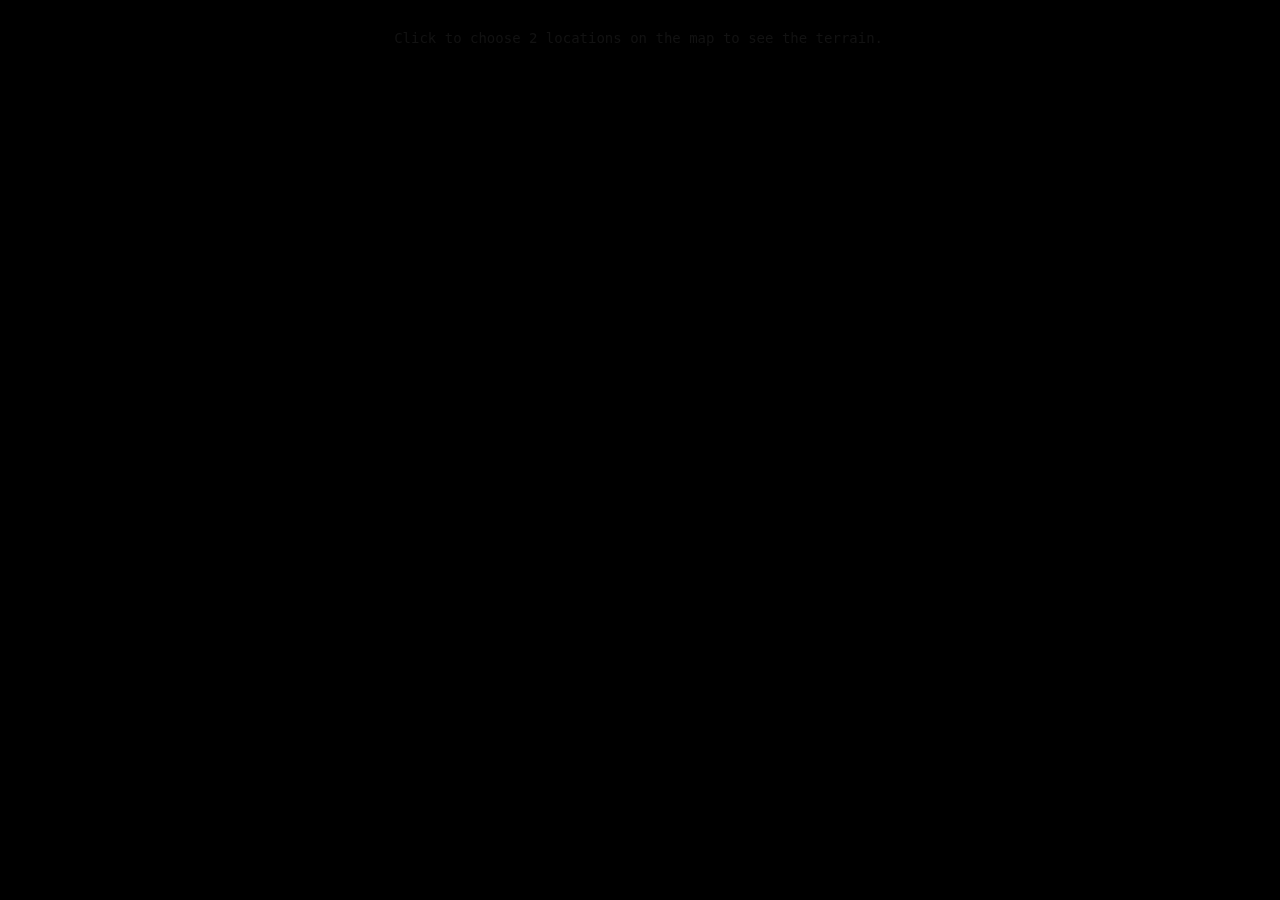
<file: polygon/index.html>
<!DOCTYPE html>
<html>
    <head>
        <title>Polygon World</title>
        <style type="text/css">
          html { height: 100% }
          body { height: 100%; margin: 0px; padding: 0px }
          #map_canvas { height: 100% }
          #status { color: #FF0000; position:fixed; top:15px; left:105px; z-index:200;}
        </style>
		
		<link rel="stylesheet" type="text/css" href="css/style.css" />
        <script type="text/javascript" src="js/libs/Stats.js"></script> 
        <script type="text/javascript" src="js/libs/webgl-utils.js"></script> 
        <script type="text/javascript" src="js/libs/glMatrix-0.9.5.min.js"></script> 
        <script type="text/javascript" src="js/libs/webgl-debug.js"></script> 
        <script type="text/javascript" src="js/libs/dat.gui.min.js"></script> 
        <script type="text/javascript" src="js/bongiovi/Scheduler.js"></script> 
        <script type="text/javascript" src="js/bongiovi/SimpleCamera.js"></script> 
        <script type="text/javascript" src="js/bongiovi/HoverCamera.js"></script> 
        <script type="text/javascript" src="js/bongiovi/ProjectionPerspectiveMatrix.js"></script> 
        <script type="text/javascript" src="js/bongiovi/GLModelShader.js"></script> 
        <script type="text/javascript" src="js/bongiovi/GLModel.js"></script> 
        <script type="text/javascript" src="js/bongiovi/GLTexture.js"></script> 
        <script type="text/javascript" src="js/bongiovi/GLTextureFilter.js"></script> 
        <script type="text/javascript" src="http://maps.google.com/maps/api/js?libraries=geometry&sensor=false&language=en"></script>
        <script type="text/javascript" src="js/views/ViewMountain.js"></script>
        <script type="text/javascript" src="js/views/ViewDepthMap.js"></script>
        <script type="text/javascript" src="js/views/ViewFinal.js"></script>
        <script type="text/javascript" src="js/Index.js"></script>


        <script id="shader-vs" type="x-shader/x-vertex">
            attribute vec3 aVertexPosition;
            attribute vec3 aVertexNormal;
            attribute vec2 aTextureCoord;

            uniform mat4 uMVMatrix;
            uniform mat4 uPMatrix;
            uniform mat3 uNMatrix;

            uniform vec3 uAmbientColor;

            uniform vec3 uLightingDirection0;
            uniform vec3 uDirectionalColor0;
			uniform float lightWeight0;
			
            uniform vec3 uLightingDirection1;
            uniform vec3 uDirectionalColor1;
			uniform float lightWeight1;
			
            uniform vec3 uLightingDirection2;
            uniform vec3 uDirectionalColor2;
			uniform float lightWeight2;
			
            varying vec2 vTextureCoord;
            varying vec3 vLightWeighting;
            varying vec4 vPos;

            void main(void) {
				vec4 pos = uPMatrix * uMVMatrix * vec4(aVertexPosition, 1.0);
                gl_Position = pos;
                vPos = vec4(aVertexPosition, 1.0);
                vTextureCoord = aTextureCoord;

                vec3 transformedNormal = uNMatrix * aVertexNormal;
				// transformedNormal = normalize(transformedNormal);
				
                float directionalLightWeighting0 = max(dot(aVertexNormal, uLightingDirection0), 0.0);
                vec3 vLightWeighting0 = (uAmbientColor + uDirectionalColor0 * directionalLightWeighting0) * lightWeight0;
				
                float directionalLightWeighting1 = max(dot(aVertexNormal, uLightingDirection1), 0.0);
                vec3 vLightWeighting1 = (uAmbientColor + uDirectionalColor1 * directionalLightWeighting1) * lightWeight1;
				
                float directionalLightWeighting2 = max(dot(aVertexNormal, uLightingDirection2), 0.0);
                vec3 vLightWeighting2 = (uAmbientColor + uDirectionalColor2 * directionalLightWeighting2) * lightWeight2;
				
				vLightWeighting = vLightWeighting0+vLightWeighting1+vLightWeighting2;
            }
        </script>

        <script id="shader-fs" type="x-shader/x-fragment">
            precision mediump float;

            varying vec2 vTextureCoord;
            varying vec3 vLightWeighting;
			varying vec4 vPos;

            uniform sampler2D uSampler0;


            void main(void) {
                vec4 textureColor = texture2D(uSampler0, vec2(vTextureCoord.s, vTextureCoord.t));
				vec4 color = vec4(textureColor.rgb * vLightWeighting, textureColor.a);
				// if(vPos.y < 0.1) color.rgb*= vec3(1.0, .5, 0.0);
                gl_FragColor = color;
            }
        </script>

        <script id="shader-fs-mix" type="x-shader/x-fragment">
            precision mediump float;

            varying vec2 vTextureCoord;

            uniform sampler2D uSampler0;
            uniform sampler2D uSampler1;
            uniform sampler2D uSampler2;


            void main(void) {
                vec4 org = texture2D(uSampler0, vec2(vTextureCoord.s, vTextureCoord.t));
                vec4 blur = texture2D(uSampler1, vec2(vTextureCoord.s, vTextureCoord.t));
                vec4 map = texture2D(uSampler2, vec2(vTextureCoord.s, vTextureCoord.t));
                float offset = map.r;
                // gl_FragColor = org * ( 1.0 - offset) + blur * offset;
                gl_FragColor = blur;
            }
        </script>


        <script id="shader-fs-depth-map" type="x-shader/x-fragment">
            precision mediump float;

            varying vec4 vPosition;

            void main(void) {
                float z  = vPosition.z/5000.0;
                gl_FragColor = vec4(z, z, z, 1.0);
            }
        </script>



        <script id="shader-vs-depth-map" type="x-shader/x-vertex">
            attribute vec3 aVertexPosition;
            attribute vec2 aTextureCoord;

            uniform mat4 uMVMatrix;
            uniform mat4 uPMatrix;

            varying vec4 vPosition;

            void main(void) {
                vec2 coord = aTextureCoord;
                vec4 pos = uPMatrix * uMVMatrix * vec4(aVertexPosition, 1.0);
                gl_Position = pos;
                vPosition = pos;
            }
        </script>
        
        <script id="shader-vs-otho" type="x-shader/x-vertex">
            attribute vec3 aVertexPosition;
            attribute vec2 aTextureCoord;

            uniform mat4 uMVMatrix;
            uniform mat4 uPMatrix;

            varying vec2 vTextureCoord;

            void main(void) {
                gl_Position = uPMatrix * uMVMatrix * vec4(aVertexPosition, 1.0);
                vTextureCoord = aTextureCoord;
            }
        </script>
		
        <script id="shader-fs-otho" type="x-shader/x-fragment">
            precision mediump float;

            varying vec2 vTextureCoord;
            uniform sampler2D uSampler0;

            void main(void) {
                gl_FragColor = texture2D(uSampler0, vec2(vTextureCoord.s, vTextureCoord.t));
            }
        </script>

        <script id="shader-fs-hblur" type="x-shader/x-fragment">
            // for Test 03
            precision mediump float;

            varying vec2 vTextureCoord;

            uniform sampler2D uSampler0;
            uniform float h;

            void main(void) {
                vec4 sum = vec4( 0.0 );
                vec2 vUv = vTextureCoord;
                sum += texture2D( uSampler0, vec2( vUv.x - 4.0 * h, vUv.y ) ) * 0.05;
                sum += texture2D( uSampler0, vec2( vUv.x - 3.0 * h, vUv.y ) ) * 0.09;
                sum += texture2D( uSampler0, vec2( vUv.x - 2.0 * h, vUv.y ) ) * 0.12;
                sum += texture2D( uSampler0, vec2( vUv.x - 1.0 * h, vUv.y ) ) * 0.15;
                sum += texture2D( uSampler0, vec2( vUv.x,           vUv.y ) ) * 0.18;
                sum += texture2D( uSampler0, vec2( vUv.x + 1.0 * h, vUv.y ) ) * 0.15;
                sum += texture2D( uSampler0, vec2( vUv.x + 2.0 * h, vUv.y ) ) * 0.12;
                sum += texture2D( uSampler0, vec2( vUv.x + 3.0 * h, vUv.y ) ) * 0.09;
                sum += texture2D( uSampler0, vec2( vUv.x + 4.0 * h, vUv.y ) ) * 0.05;

                gl_FragColor = sum;
            }
        </script>

        <script id="shader-fs-vblur" type="x-shader/x-fragment">
            precision mediump float;

            varying vec2 vTextureCoord;

            uniform sampler2D uSampler;
            uniform float v;

            void main(void) {
                vec4 sum = vec4( 0.0 );
                vec2 vUv = vTextureCoord;
                sum += texture2D( uSampler, vec2( vUv.x, vUv.y - 4.0 * v ) ) * 0.05;
                sum += texture2D( uSampler, vec2( vUv.x, vUv.y - 3.0 * v ) ) * 0.09;
                sum += texture2D( uSampler, vec2( vUv.x, vUv.y - 2.0 * v ) ) * 0.12;
                sum += texture2D( uSampler, vec2( vUv.x, vUv.y - 1.0 * v ) ) * 0.15;
                sum += texture2D( uSampler, vec2( vUv.x, vUv.y           ) ) * 0.18;
                sum += texture2D( uSampler, vec2( vUv.x, vUv.y + 1.0 * v ) ) * 0.15;
                sum += texture2D( uSampler, vec2( vUv.x, vUv.y + 2.0 * v ) ) * 0.12;
                sum += texture2D( uSampler, vec2( vUv.x, vUv.y + 3.0 * v ) ) * 0.09;
                sum += texture2D( uSampler, vec2( vUv.x, vUv.y + 4.0 * v ) ) * 0.05;

                gl_FragColor = sum;
            }
        </script>


         <script id="shader-fs-edgeblur" type="x-shader/x-fragment">
            precision mediump float;

            varying vec2 vTextureCoord;

            uniform sampler2D uSampler0;
            uniform sampler2D uSampler1;

            void main(void) {
                vec4 colorOrg = texture2D(uSampler1, vTextureCoord);
                vec4 colorBlur = texture2D(uSampler0, vTextureCoord);
                vec2 center = vec2(.5, .5);
                float maxLeng = length(center);
                float leng = length(vTextureCoord - center);
                float offset = 1.0 - leng / maxLeng;
                offset = pow(offset, 3.0);
                vec4 colorEdgeBlur = colorOrg * offset + colorBlur * (1.0-offset);
                // colorEdgeBlur *= offset;

                gl_FragColor = colorEdgeBlur;
            }
        </script>


        <script>
			var polygon;
		
            function init(){
                canvasGL = document.createElement("canvas");
                canvasGL.id = "canvasGL";
                canvasGL.width = window.innerWidth/2;
                canvasGL.height = window.innerHeight;
                canvasGL.style.position = "absolute";
                canvasGL.style.zIndex = "0";
                canvasGL.style.left = window.innerWidth/2 + "px";

                gl = canvasGL.getContext("experimental-webgl");
                gl.viewportWidth = window.innerWidth/2;
                gl.viewportHeight = window.innerHeight;
                document.body.appendChild(canvasGL);

                var styles = [
                  {
                    "stylers": [
                      { "saturation": -100 },
                      { "lightness": 1 }
                    ]
                  },{
                    "featureType": "poi",
                    "stylers": [
                      { "visibility": "off" }
                    ]
                  },{
                    "featureType": "administrative",
                    "stylers": [
                      { "visibility": "off" }
                    ]
                  },{
                    "featureType": "landscape",
                    "stylers": [
                      { "visibility": "off" }
                    ]
                  },{
                    "featureType": "road.local",
                    "stylers": [
                      { "visibility": "simplified" }
                    ]
                  },{
                    "featureType": "road.arterial",
                    "stylers": [
                      { "visibility": "simplified" }
                    ]
                  },{
                    "featureType": "transit.station",
                    "stylers": [
                      { "weight": 5.1 }
                    ]
                  },{
                    "featureType": "transit.station",
                    "stylers": [
                      { "gamma": 0.01 }
                    ]
                  },{
                  }
                ]

                var latlng = new google.maps.LatLng(24.209394675097073, 120.673828125);

                var styledMap = new google.maps.StyledMapType(styles,   {name: "Styled Map"});  

                var myOptions = {
                    zoom: 9,   
                    center: latlng,
                    mapTypeControlOptions: {
                        mapTypeIds: [google.maps.MapTypeId.ROADMAP, 'map_style']
                    }
                };

                map = new google.maps.Map(document.getElementById("map_canvas"), myOptions);
                map.mapTypes.set('map_style', styledMap);
                map.setMapTypeId('map_style');
				
                var imgBG = new Image();
                imgBG.onload = function(e) {
                    textureBG = new GLTexture(gl, imgBG);
                }
                imgBG.src = "images/bg.jpg";
				
                var img = new Image();
                img.onload = function(e) {
                    texture = new GLTexture(gl, img);
					onLoaded();
                }
                img.src = "images/whitebg.jpg";


                var imgBertrand = new Image();
                imgBertrand.src = "images/bertrand.png";
                imgBertrand.id = "img_bertrand";
                document.body.appendChild(imgBertrand)
            }
			
			function onLoaded() {
				scheduler = new Scheduler();
                gui = new dat.GUI();
				polygon = new Index(map, gl).init();
				
				gui.addColor(polygon.viewMountain, 'ambientColor');
				var f1 = gui.addFolder('Light0');
				f1.add(polygon.viewMountain, 'light0X', -1.0, 1.0);
				f1.add(polygon.viewMountain, 'light0Y', -1.0, 1.0);
				f1.add(polygon.viewMountain, 'light0Z', -1.0, 1.0);
				f1.add(polygon.viewMountain, 'lightWeight0', 0.0, 3.0);
				f1.addColor(polygon.viewMountain, 'lightColor0');
				f1.open();
				
				var f2 = gui.addFolder('Light1');
				f2.add(polygon.viewMountain, 'light1X', -1.0, 1.0);
				f2.add(polygon.viewMountain, 'light1Y', -1.0, 1.0);
				f2.add(polygon.viewMountain, 'light1Z', -1.0, 1.0);
				f2.add(polygon.viewMountain, 'lightWeight1', 0.0, 3.0);
				f2.addColor(polygon.viewMountain, 'lightColor1');
				f2.open();
				
				var f3 = gui.addFolder('Light2');
				f3.add(polygon.viewMountain, 'light2X', -1.0, 1.0);
				f3.add(polygon.viewMountain, 'light2Y', -1.0, 1.0);
				f3.add(polygon.viewMountain, 'light2Z', -1.0, 1.0);
				f3.add(polygon.viewMountain, 'lightWeight2', 0.0, 3.0);
				f3.addColor(polygon.viewMountain, 'lightColor2');
				f3.open();
				
				gui.add(polygon.viewMountain, 'apply');
			}
        </script>
    </head>
        

    <body onload="init()">
        <div id="map_canvas" style="width:50%; height:100%; z-index:1; position:absolute;"></div>
        <div id="info">
            Click to choose 2 locations on the map to see the terrain.
        </div>
    </body>
</html>
</file>
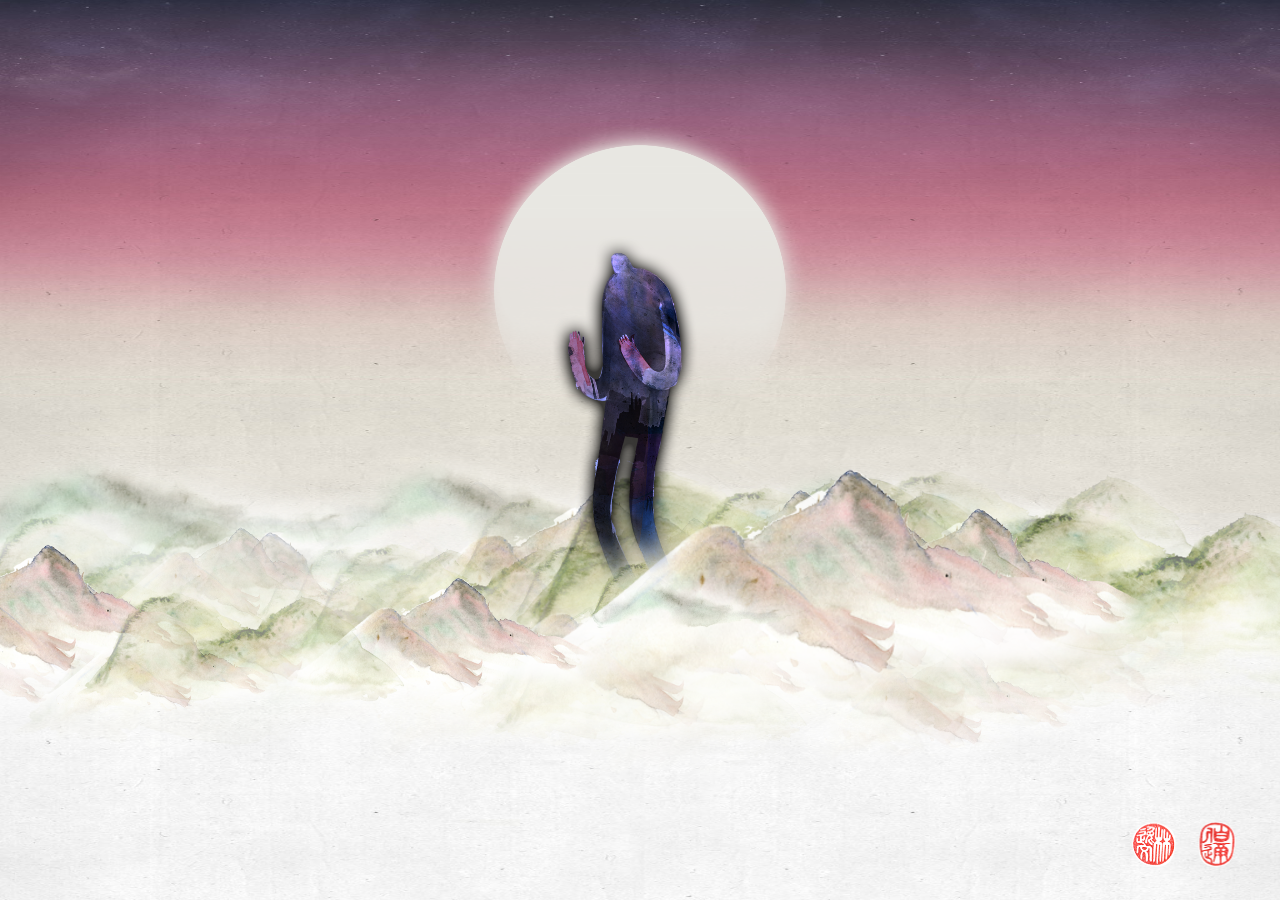
<file: tests/CombineTest0/index.html>
<!DOCTYPE html>
<html>
    <head>
        <title>Combine Test 0</title>
        <link rel="stylesheet" type="text/css" href="css/combine0.css" />
        <style type="text/css">
          html { height: 100% background-color:#FFFFFF;}
          body { height: 100%; margin: 0px; padding: 0px }
          #map_canvas { height: 100% }
          #status { color: #FF0000; position:fixed; top:15px; left:105px; z-index:200;}
        </style>


        <script id="shader-vs-bg" type="x-shader/x-vertex">
            attribute vec3 aVertexPosition;
            attribute vec2 aTextureCoord;

            uniform mat4 uMVMatrix;
            uniform mat4 uPMatrix;
            uniform float yoffset;

            varying vec2 vTextureCoord;

            void main(void) {
                gl_Position = uPMatrix * uMVMatrix * vec4(aVertexPosition, 1.0);
                vec2 texCoord = aTextureCoord;
                texCoord.y += yoffset;
                vTextureCoord = texCoord;
            }
        </script>

        <script id="shader-vs-facefront" type="x-shader/x-vertex">
            attribute vec3 aVertexPosition;
            attribute vec2 aTextureCoord;
            attribute vec2 sizeOffset;

            uniform mat4 uMVMatrix;
            uniform mat4 uPMatrix;
            uniform mat3 invertCamera;

            varying vec2 vTextureCoord;
            varying vec3 vVertexCoord;
            varying vec3 vOutputCoord;

            void main(void) {
                vec3 size = vec3(sizeOffset, 0.0);
                vec3 adjustSize = size * invertCamera;
                vec3 pos = aVertexPosition + adjustSize;
                vec4 finalPos = uPMatrix * uMVMatrix * vec4(pos, 1.0);
                vOutputCoord = finalPos.xyz;
                gl_Position = finalPos;
                vTextureCoord = aTextureCoord;
                vVertexCoord = finalPos.xyz;
            }
        </script>

        <script id="shader-fs" type="x-shader/x-fragment">
            precision mediump float;

            varying vec2 vTextureCoord;
            varying vec3 vOutputCoord;

            uniform sampler2D uSampler0;

            void main(void) {
                vec4 color = texture2D(uSampler0, vec2(vTextureCoord.s, vTextureCoord.t));
                gl_FragColor = color;
            }
        </script>

        <script id="shader-fs-dof" type="x-shader/x-fragment">
            precision mediump float;

            varying vec2 vTextureCoord;
            varying vec3 vOutputCoord;

            uniform sampler2D uSampler0;

            void main(void) {
                vec4 color = texture2D(uSampler0, vec2(vTextureCoord.s, vTextureCoord.t));
                color.a *= cos( (abs(vOutputCoord.z - 1400.0)) / 500.0 * 3.14 * .5);
                gl_FragColor = color;
            }
        </script>

        <script id="shader-fs-cutting" type="x-shader/x-fragment">
            precision mediump float;

            varying vec2 vTextureCoord;

            uniform sampler2D uSampler0;
            uniform sampler2D uSampler1;
            uniform float saturation;

            void main(void) {
                vec4 org = texture2D(uSampler0, vec2(vTextureCoord.s, vTextureCoord.t));
                vec4 color = texture2D(uSampler1, vec2(vTextureCoord.s, vTextureCoord.t));
                color.a = org.a;
				color.rgb = color.rgb*org.rgb + org.rgb * .5;
				color.rgb *= 1.2;
				float avg = (color.r + color.g + color.b) / 3.0;
				color.r = color.r * saturation + avg * (1.0 - saturation);
				color.g = color.g * saturation + avg * (1.0 - saturation);
				color.b = color.b * saturation + avg * (1.0 - saturation);
                gl_FragColor = color;
            }
        </script>
		
        <script type="text/javascript" src="js/libs/Stats.js"></script> 
        <script type="text/javascript" src="js/libs/webgl-utils.js"></script> 
        <script type="text/javascript" src="js/libs/glMatrix-0.9.5.min.js"></script> 
        <script type="text/javascript" src="js/libs/webgl-debug.js"></script> 
        <script type="text/javascript" src="js/libs/dat.gui.min.js"></script> 
        <script type="text/javascript" src="js/libs/buffer-loader.js"></script> 
        <script type="text/javascript" src="js/bongiovi/SimpleCamera.js"></script> 
        <script type="text/javascript" src="js/bongiovi/HoverCamera.js"></script> 
        <script type="text/javascript" src="js/bongiovi/ProjectionPerspectiveMatrix.js"></script> 
        <script type="text/javascript" src="js/bongiovi/GLModelShader.js"></script> 
        <script type="text/javascript" src="js/bongiovi/GLModel.js"></script> 
        <script type="text/javascript" src="js/bongiovi/GLTexture.js"></script> 
        <script type="text/javascript" src="js/bongiovi/GLTextureFilter.js"></script> 
        <script type="text/javascript" src="js/bongiovi/Scheduler.js"></script> 

        <script type="text/javascript" src="js/Combine0.js"></script> 
        <script type="text/javascript" src="js/View.js"></script> 
        <script type="text/javascript" src="js/ViewBackground.js"></script> 
        <script type="text/javascript" src="js/ViewSun.js"></script> 
        <script type="text/javascript" src="js/ViewMountain.js"></script> 
        <script type="text/javascript" src="js/ViewGiant.js"></script> 
        <script type="text/javascript" src="js/SoundMixer.js"></script> 


		<script type="text/javascript" >
        var scheduler = new Scheduler();
        var canvasGL, gl, stats, textureBG, textureSUN, textureMountain;
        var imgLoadedCount = 0;
        var test;
		var scale = 1;
        W = window.innerWidth * scale;
        H = window.innerHeight;

		function init() {
            canvasGL = document.createElement("canvas");
            canvasGL.id = "canvasGL";
            canvasGL.width = window.innerWidth * scale;
            canvasGL.height = window.innerHeight;
            canvasGL.style.position = "absolute";

            gl = canvasGL.getContext("experimental-webgl", {premultipliedAlpha:true});
            gl.viewportWidth = window.innerWidth * scale;
            gl.viewportHeight = window.innerHeight;
            document.body.appendChild(canvasGL);

            stats = new Stats();
            stats.domElement.style.position = 'absolute';
            stats.domElement.style.top = '0px';
            // document.body.appendChild( stats.domElement );


            var ImgBG = new Image();
            ImgBG.onload = function(e) {
                textureBG = new GLTexture(gl, ImgBG);
                _onImageLoaded();
            }
            ImgBG.src = "images/giantBG.jpg";

            var ImgSUN = new Image();
            ImgSUN.onload = function(e) {
                textureSUN = new GLTexture(gl, ImgSUN);
                _onImageLoaded();
            }
            ImgSUN.src = "images/sun.png";

            var ImgMountains = new Image();
            ImgMountains.onload = function(e) {
                textureMountain = new GLTexture(gl, ImgMountains);
                _onImageLoaded();
            }
            ImgMountains.src = "images/mountains.png";

            var ImgGiant = new Image();
            ImgGiant.onload = function(e) {
                textureGiant = new GLTexture(gl, ImgGiant);
                _onImageLoaded();
            }
            ImgGiant.src = "images/giant.png";

            ImgBert = new Image();
            ImgBert.onload = function(e) {
                _onImageLoaded();
            }
            ImgBert.src = "images/timbre_bert.png";

            ImgWen = new Image();
            ImgWen.onload = function(e) {
                _onImageLoaded();
            }
            ImgWen.src = "images/timbre_wen.png";


            videoColor = document.createElement("video");
            videoColor.width = 1024;
            videoColor.height = 1024;
            videoColor.src = "videos/color0.mp4";
            videoColor.autoplay = true;
            videoColor.loop = true;
		}


        function _onImageLoaded() {
            imgLoadedCount++;
            if(imgLoadedCount == 6) {
                scheduler.addEF(stats, stats.update, []);
                test = new Combine0().init(gl);

                document.body.appendChild(ImgBert);
                document.body.appendChild(ImgWen);
                ImgBert.className = "timbre";
                ImgWen.className = "timbre";
                ImgBert.style.left = (window.innerWidth - 100) + "px";
                ImgWen.style.left = (window.innerWidth - 170) + "px";
                ImgBert.style.top = (window.innerHeight  - 100) + "px";
                ImgWen.style.top = (window.innerHeight - 100) + "px";
            }
        }


		</script>
		
    </head>
        

    <body onload="init()">
    	<div id="map_canvas" style="width:50%; height:100%; z-index:1; position:absolute;"></div>
    </body>
</html>
</file>
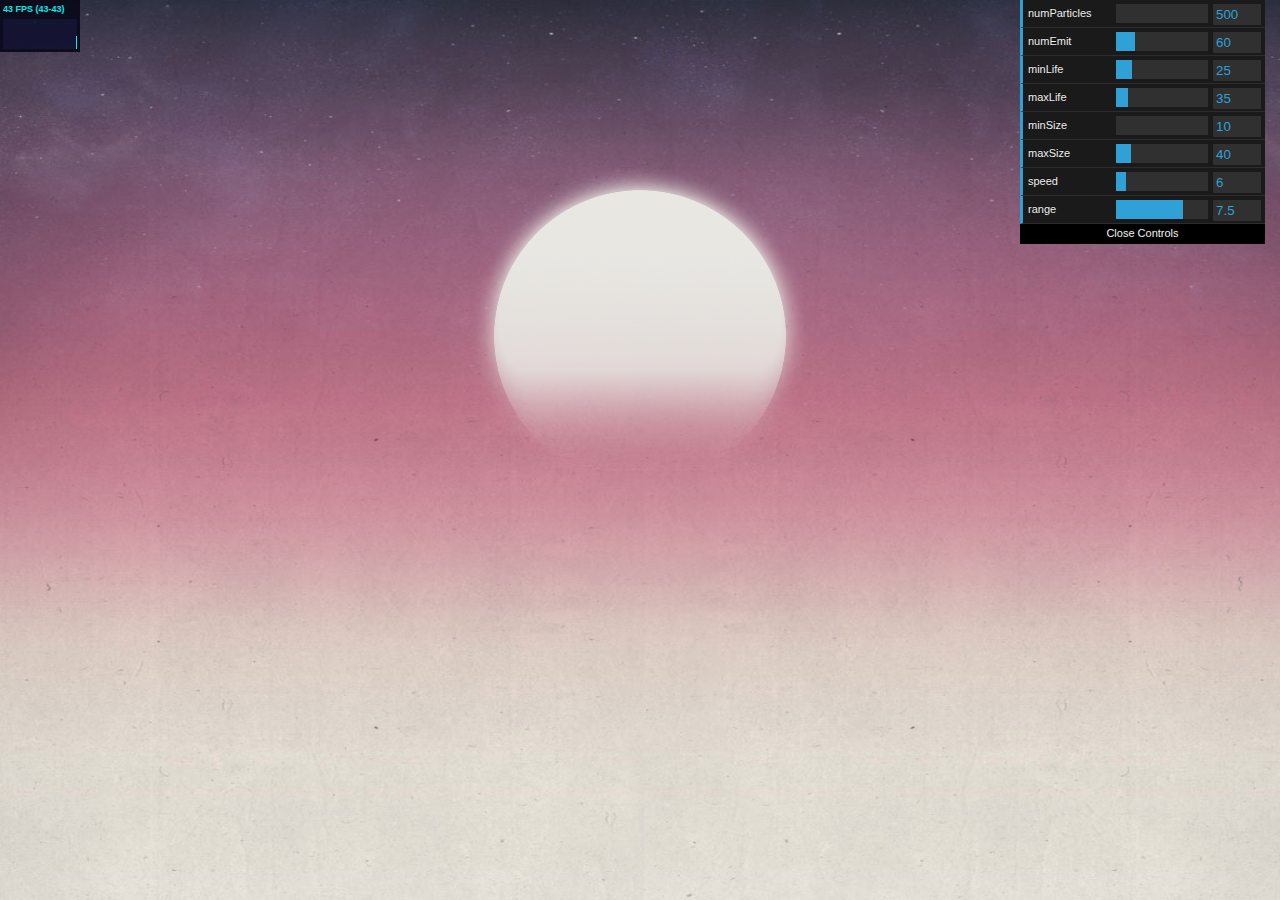
<file: tests/LeapTest/index.html>
<!DOCTYPE html>
<html>
    <head>
        <title>Particle Test</title>
        <link rel="stylesheet" type="text/css" href="css/combine0.css" />
        <style type="text/css">
          html { height: 100% background-color:#FFFFFF;}
          body { height: 100%; margin: 0px; padding: 0px }
          #map_canvas { height: 100% }
          #status { color: #FF0000; position:fixed; top:15px; left:105px; z-index:200;}
        </style>


        <script id="shader-vs-bg" type="x-shader/x-vertex">
            attribute vec3 aVertexPosition;
            attribute vec2 aTextureCoord;

            uniform mat4 uMVMatrix;
            uniform mat4 uPMatrix;
            uniform float yoffset;

            varying vec2 vTextureCoord;

            void main(void) {
                gl_Position = uPMatrix * uMVMatrix * vec4(aVertexPosition, 1.0);
                vec2 texCoord = aTextureCoord;
                texCoord.y += yoffset;
                vTextureCoord = texCoord;
            }
        </script>

        <script id="shader-vs-particle" type="x-shader/x-vertex">
            attribute vec3 aVertexPosition;
            attribute vec2 aTextureCoord;
            attribute vec2 sizeOffset;
            attribute vec4 rotations;

            uniform mat4 uMVMatrix;
            uniform mat4 uPMatrix;
            uniform mat3 invertCamera;

            varying vec2 vTextureCoord;
            varying vec3 vVertexCoord;
            varying vec3 vOutputCoord;
            varying float life;

            vec3 rotateX(vec3 pos, float alpha) {
                mat4 trans= mat4(   1.0, 0.0, 0.0, 0.0, 
                                    0.0, cos(alpha), -sin(alpha), 0.0, 
                                    0.0, sin(alpha), cos(alpha), 0.0, 
                                    0.0, 0.0, 0.0, 1.0);
                return vec3(trans * vec4(pos, 1.0));
            }

            vec3 rotateY(vec3 pos, float alpha) {
                mat4 trans= mat4(   cos(alpha), 0.0, sin(alpha), 0.0, 
                                    0.0, 1.0, 0.0, 0.0, 
                                    -sin(alpha), 0.0, cos(alpha), 0.0, 
                                    0.0, 0.0, 0.0, 1.0);
                return vec3(trans * vec4(pos, 1.0));
            }

            vec3 rotateZ(vec3 pos, float alpha) {
                mat4 trans= mat4(   cos(alpha), -sin(alpha), 0.0, 0.0, 
                                    sin(alpha), cos(alpha), 0.0, 0.0, 
                                    0.0, 0.0, 1.0, 0.0, 
                                    0.0, 0.0, 0.0, 1.0);
                return vec3(trans * vec4(pos, 1.0));
            }

            void main(void) {
                vec3 size = vec3(sizeOffset, 0.0);
                size = rotateX(size, rotations.x);
                size = rotateY(size, rotations.y);
                size = rotateZ(size, rotations.z);

                vec3 adjustSize = size;
                vec3 pos = aVertexPosition + adjustSize;
                vec4 finalPos = uPMatrix * uMVMatrix * vec4(pos, 1.0);
                gl_Position = finalPos;
                vTextureCoord = aTextureCoord;
                vVertexCoord = finalPos.xyz;
                life = rotations.w;
            }
        </script>

        <script id="shader-fs-particle" type="x-shader/x-fragment">
            precision mediump float;

            varying vec2 vTextureCoord;
            varying vec3 vOutputCoord;
            varying float life;


            uniform sampler2D uSampler0;

            void main(void) {
                float PI2 = 1.5707963;
                vec4 color = texture2D(uSampler0, vec2(vTextureCoord.s, vTextureCoord.t));
                color.a *= sin(life * PI2);
                gl_FragColor = color;
            }
        </script>

        <script id="shader-fs" type="x-shader/x-fragment">
            precision mediump float;

            varying vec2 vTextureCoord;
            varying vec3 vOutputCoord;

            uniform sampler2D uSampler0;

            void main(void) {
                vec4 color = texture2D(uSampler0, vec2(vTextureCoord.s, vTextureCoord.t));
                gl_FragColor = color;
            }
        </script>

        <script id="shader-fs-dof" type="x-shader/x-fragment">
            precision mediump float;

            varying vec2 vTextureCoord;
            varying vec3 vOutputCoord;

            uniform sampler2D uSampler0;

            void main(void) {
                vec4 color = texture2D(uSampler0, vec2(vTextureCoord.s, vTextureCoord.t));
                color.a *= cos( (abs(vOutputCoord.z - 1400.0)) / 500.0 * 3.14 * .5);
                gl_FragColor = color;
            }
        </script>

        <script id="shader-fs-cutting" type="x-shader/x-fragment">
            precision mediump float;

            varying vec2 vTextureCoord;

            uniform sampler2D uSampler0;
            uniform sampler2D uSampler1;
            uniform float saturation;

            void main(void) {
                vec4 org = texture2D(uSampler0, vec2(vTextureCoord.s, vTextureCoord.t));
                vec4 color = texture2D(uSampler1, vec2(vTextureCoord.s, vTextureCoord.t));
                color.a = org.a;
				color.rgb = color.rgb*org.rgb + org.rgb * .5;
				color.rgb *= 1.2;
				float avg = (color.r + color.g + color.b) / 3.0;
				color.r = color.r * saturation + avg * (1.0 - saturation);
				color.g = color.g * saturation + avg * (1.0 - saturation);
				color.b = color.b * saturation + avg * (1.0 - saturation);
                gl_FragColor = color;
            }
        </script>
		
        <script type="text/javascript" src="js/libs/leapjs-master/leap.js"></script>
        <script type="text/javascript" src="js/libs/pxloader/PxLoader.js"></script>
        <script type="text/javascript" src="js/libs/pxloader/PxLoaderImage.js"></script>
        <script type="text/javascript" src="js/libs/Stats.js"></script> 
        <script type="text/javascript" src="js/libs/webgl-utils.js"></script> 
        <script type="text/javascript" src="js/libs/glMatrix-0.9.5.min.js"></script> 
        <script type="text/javascript" src="js/libs/webgl-debug.js"></script> 
        <script type="text/javascript" src="js/libs/dat.gui.min.js"></script> 
        <script type="text/javascript" src="js/libs/buffer-loader.js"></script> 
        <script type="text/javascript" src="js/bongiovi/SimpleCamera.js"></script> 
        <script type="text/javascript" src="js/bongiovi/HoverCamera.js"></script> 
        <script type="text/javascript" src="js/bongiovi/ProjectionPerspectiveMatrix.js"></script> 
        <script type="text/javascript" src="js/bongiovi/GLModelShader.js"></script> 
        <script type="text/javascript" src="js/bongiovi/GLModel.js"></script> 
        <script type="text/javascript" src="js/bongiovi/GLTexture.js"></script> 
        <script type="text/javascript" src="js/bongiovi/GLTextureFilter.js"></script> 
        <script type="text/javascript" src="js/bongiovi/Scheduler.js"></script> 

        <script type="text/javascript" src="js/Particle.js"></script> 
        <script type="text/javascript" src="js/View.js"></script> 
        <script type="text/javascript" src="js/ViewBg.js"></script> 
        <script type="text/javascript" src="js/ViewParticles.js"></script> 
        <script type="text/javascript" src="js/ViewSun.js"></script> 
        <script type="text/javascript" src="js/Index.js"></script> 


		<script type="text/javascript" >
        var scheduler = new Scheduler();
        var canvasGL, gl, stats, textureBG, textureSUN, textureMountain;
        var imgLoadedCount = 0;
        var test;
		var scale = 1;
        W = window.innerWidth * scale;
        H = window.innerHeight;

		function init() {
            canvasGL = document.createElement("canvas");
            canvasGL.id = "canvasGL";
            canvasGL.width = window.innerWidth * scale;
            canvasGL.height = window.innerHeight;
            canvasGL.style.position = "absolute";

            gl = canvasGL.getContext("experimental-webgl", {premultipliedAlpha:true});
            gl.viewportWidth = window.innerWidth * scale;
            gl.viewportHeight = window.innerHeight;
            document.body.appendChild(canvasGL);

            stats = new Stats();
            stats.domElement.style.position = 'absolute';
            stats.domElement.style.top = '0px';
            document.body.appendChild( stats.domElement );
            scheduler.addEF(stats, stats.update, []);

            test = new Index(gl).init();
        }


		</script>
		
    </head>
        

    <body onload="init()">
    	<div id="map_canvas" style="width:50%; height:100%; z-index:1; position:absolute;"></div>
    </body>
</html>
</file>
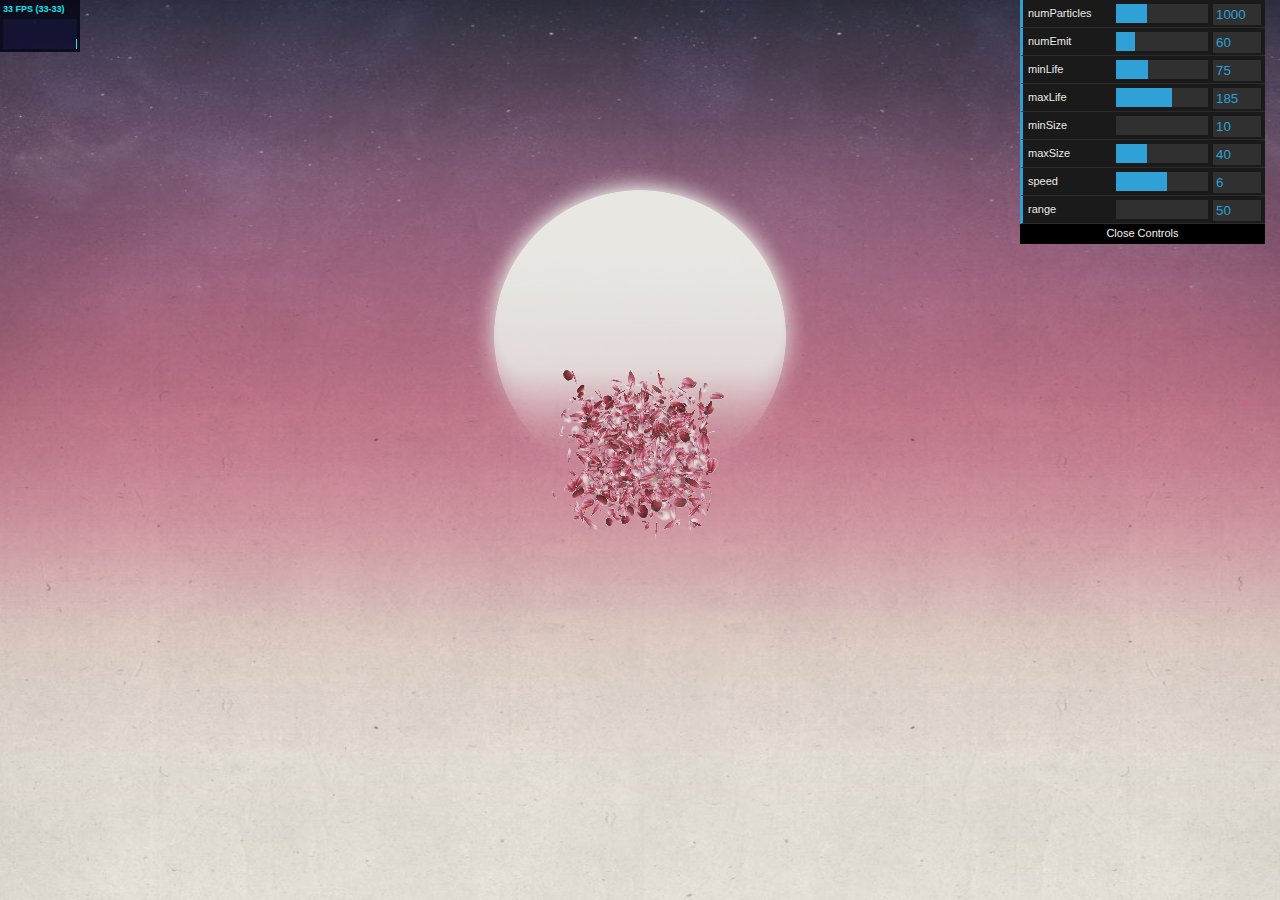
<file: tests/ParticleTest/index.html>
<!DOCTYPE html>
<html>
    <head>
        <title>Particle Test</title>
        <link rel="stylesheet" type="text/css" href="css/combine0.css" />
        <style type="text/css">
          html { height: 100% background-color:#FFFFFF;}
          body { height: 100%; margin: 0px; padding: 0px }
          #map_canvas { height: 100% }
          #status { color: #FF0000; position:fixed; top:15px; left:105px; z-index:200;}
        </style>


        <script id="shader-vs-bg" type="x-shader/x-vertex">
            attribute vec3 aVertexPosition;
            attribute vec2 aTextureCoord;

            uniform mat4 uMVMatrix;
            uniform mat4 uPMatrix;
            uniform float yoffset;

            varying vec2 vTextureCoord;

            void main(void) {
                gl_Position = uPMatrix * uMVMatrix * vec4(aVertexPosition, 1.0);
                vec2 texCoord = aTextureCoord;
                texCoord.y += yoffset;
                vTextureCoord = texCoord;
            }
        </script>

        <script id="shader-vs-particle" type="x-shader/x-vertex">
            attribute vec3 aVertexPosition;
            attribute vec2 aTextureCoord;
            attribute vec2 sizeOffset;
            attribute vec4 rotations;

            uniform mat4 uMVMatrix;
            uniform mat4 uPMatrix;
            uniform mat3 invertCamera;

            varying vec2 vTextureCoord;
            varying vec3 vVertexCoord;
            varying vec3 vOutputCoord;
            varying float life;

            vec3 rotateX(vec3 pos, float alpha) {
                mat4 trans= mat4(   1.0, 0.0, 0.0, 0.0, 
                                    0.0, cos(alpha), -sin(alpha), 0.0, 
                                    0.0, sin(alpha), cos(alpha), 0.0, 
                                    0.0, 0.0, 0.0, 1.0);
                return vec3(trans * vec4(pos, 1.0));
            }

            vec3 rotateY(vec3 pos, float alpha) {
                mat4 trans= mat4(   cos(alpha), 0.0, sin(alpha), 0.0, 
                                    0.0, 1.0, 0.0, 0.0, 
                                    -sin(alpha), 0.0, cos(alpha), 0.0, 
                                    0.0, 0.0, 0.0, 1.0);
                return vec3(trans * vec4(pos, 1.0));
            }

            vec3 rotateZ(vec3 pos, float alpha) {
                mat4 trans= mat4(   cos(alpha), -sin(alpha), 0.0, 0.0, 
                                    sin(alpha), cos(alpha), 0.0, 0.0, 
                                    0.0, 0.0, 1.0, 0.0, 
                                    0.0, 0.0, 0.0, 1.0);
                return vec3(trans * vec4(pos, 1.0));
            }

            void main(void) {
                vec3 size = vec3(sizeOffset, 0.0);
                size = rotateX(size, rotations.x);
                size = rotateY(size, rotations.y);
                size = rotateZ(size, rotations.z);

                vec3 adjustSize = size;
                vec3 pos = aVertexPosition + adjustSize;
                vec4 finalPos = uPMatrix * uMVMatrix * vec4(pos, 1.0);
                gl_Position = finalPos;
                vTextureCoord = aTextureCoord;
                vVertexCoord = finalPos.xyz;
                life = rotations.w;
            }
        </script>

        <script id="shader-fs-particle" type="x-shader/x-fragment">
            precision mediump float;

            varying vec2 vTextureCoord;
            varying vec3 vOutputCoord;
            varying float life;


            uniform sampler2D uSampler0;

            void main(void) {
                float PI2 = 1.5707963;
                vec4 color = texture2D(uSampler0, vec2(vTextureCoord.s, vTextureCoord.t));
                color.a *= sin(life * PI2);
                gl_FragColor = color;
            }
        </script>

        <script id="shader-fs" type="x-shader/x-fragment">
            precision mediump float;

            varying vec2 vTextureCoord;
            varying vec3 vOutputCoord;

            uniform sampler2D uSampler0;

            void main(void) {
                vec4 color = texture2D(uSampler0, vec2(vTextureCoord.s, vTextureCoord.t));
                gl_FragColor = color;
            }
        </script>

        <script id="shader-fs-dof" type="x-shader/x-fragment">
            precision mediump float;

            varying vec2 vTextureCoord;
            varying vec3 vOutputCoord;

            uniform sampler2D uSampler0;

            void main(void) {
                vec4 color = texture2D(uSampler0, vec2(vTextureCoord.s, vTextureCoord.t));
                color.a *= cos( (abs(vOutputCoord.z - 1400.0)) / 500.0 * 3.14 * .5);
                gl_FragColor = color;
            }
        </script>

        <script id="shader-fs-cutting" type="x-shader/x-fragment">
            precision mediump float;

            varying vec2 vTextureCoord;

            uniform sampler2D uSampler0;
            uniform sampler2D uSampler1;
            uniform float saturation;

            void main(void) {
                vec4 org = texture2D(uSampler0, vec2(vTextureCoord.s, vTextureCoord.t));
                vec4 color = texture2D(uSampler1, vec2(vTextureCoord.s, vTextureCoord.t));
                color.a = org.a;
				color.rgb = color.rgb*org.rgb + org.rgb * .5;
				color.rgb *= 1.2;
				float avg = (color.r + color.g + color.b) / 3.0;
				color.r = color.r * saturation + avg * (1.0 - saturation);
				color.g = color.g * saturation + avg * (1.0 - saturation);
				color.b = color.b * saturation + avg * (1.0 - saturation);
                gl_FragColor = color;
            }
        </script>
		
        <script type="text/javascript" src="js/libs/leapjs-master/leap.js"></script>
        <script type="text/javascript" src="js/libs/pxloader/PxLoader.js"></script>
        <script type="text/javascript" src="js/libs/pxloader/PxLoaderImage.js"></script>
        <script type="text/javascript" src="js/libs/Stats.js"></script> 
        <script type="text/javascript" src="js/libs/webgl-utils.js"></script> 
        <script type="text/javascript" src="js/libs/glMatrix-0.9.5.min.js"></script> 
        <script type="text/javascript" src="js/libs/webgl-debug.js"></script> 
        <script type="text/javascript" src="js/libs/dat.gui.min.js"></script> 
        <script type="text/javascript" src="js/libs/buffer-loader.js"></script> 
        <script type="text/javascript" src="js/bongiovi/SimpleCamera.js"></script> 
        <script type="text/javascript" src="js/bongiovi/HoverCamera.js"></script> 
        <script type="text/javascript" src="js/bongiovi/ProjectionPerspectiveMatrix.js"></script> 
        <script type="text/javascript" src="js/bongiovi/GLModelShader.js"></script> 
        <script type="text/javascript" src="js/bongiovi/GLModel.js"></script> 
        <script type="text/javascript" src="js/bongiovi/GLTexture.js"></script> 
        <script type="text/javascript" src="js/bongiovi/GLTextureFilter.js"></script> 
        <script type="text/javascript" src="js/bongiovi/Scheduler.js"></script> 

        <script type="text/javascript" src="js/Particle.js"></script> 
        <script type="text/javascript" src="js/View.js"></script> 
        <script type="text/javascript" src="js/ViewBg.js"></script> 
        <script type="text/javascript" src="js/ViewParticles.js"></script> 
        <script type="text/javascript" src="js/ViewSun.js"></script> 
        <script type="text/javascript" src="js/ViewTree.js"></script> 
        <script type="text/javascript" src="js/Index.js"></script> 


		<script type="text/javascript" >
        var scheduler = new Scheduler();
        var canvasGL, gl, stats, textureBG, textureSUN, textureMountain;
        var imgLoadedCount = 0;
        var test;
		var scale = 1;
        W = window.innerWidth * scale;
        H = window.innerHeight;

		function init() {
            canvasGL = document.createElement("canvas");
            canvasGL.id = "canvasGL";
            canvasGL.width = window.innerWidth * scale;
            canvasGL.height = window.innerHeight;
            canvasGL.style.position = "absolute";

            gl = canvasGL.getContext("experimental-webgl", {premultipliedAlpha:true});
            gl.viewportWidth = window.innerWidth * scale;
            gl.viewportHeight = window.innerHeight;
            document.body.appendChild(canvasGL);

            stats = new Stats();
            stats.domElement.style.position = 'absolute';
            stats.domElement.style.top = '0px';
            document.body.appendChild( stats.domElement );
            scheduler.addEF(stats, stats.update, []);

            test = new Index(gl).init();

            window.addEventListener('resize', _onResize);
        }


        function _onResize(e) {
            console.log( "Resize" );
            canvasGL.width = window.innerWidth;
            canvasGL.height = window.innerHeight;
            gl.viewportWidth = window.innerWidth;
            gl.viewportHeight = window.innerHeight;
        }


		</script>
		
    </head>
        

    <body onload="init()">
    	<div id="map_canvas" style="width:50%; height:100%; z-index:1; position:absolute;"></div>
    </body>
</html>
</file>
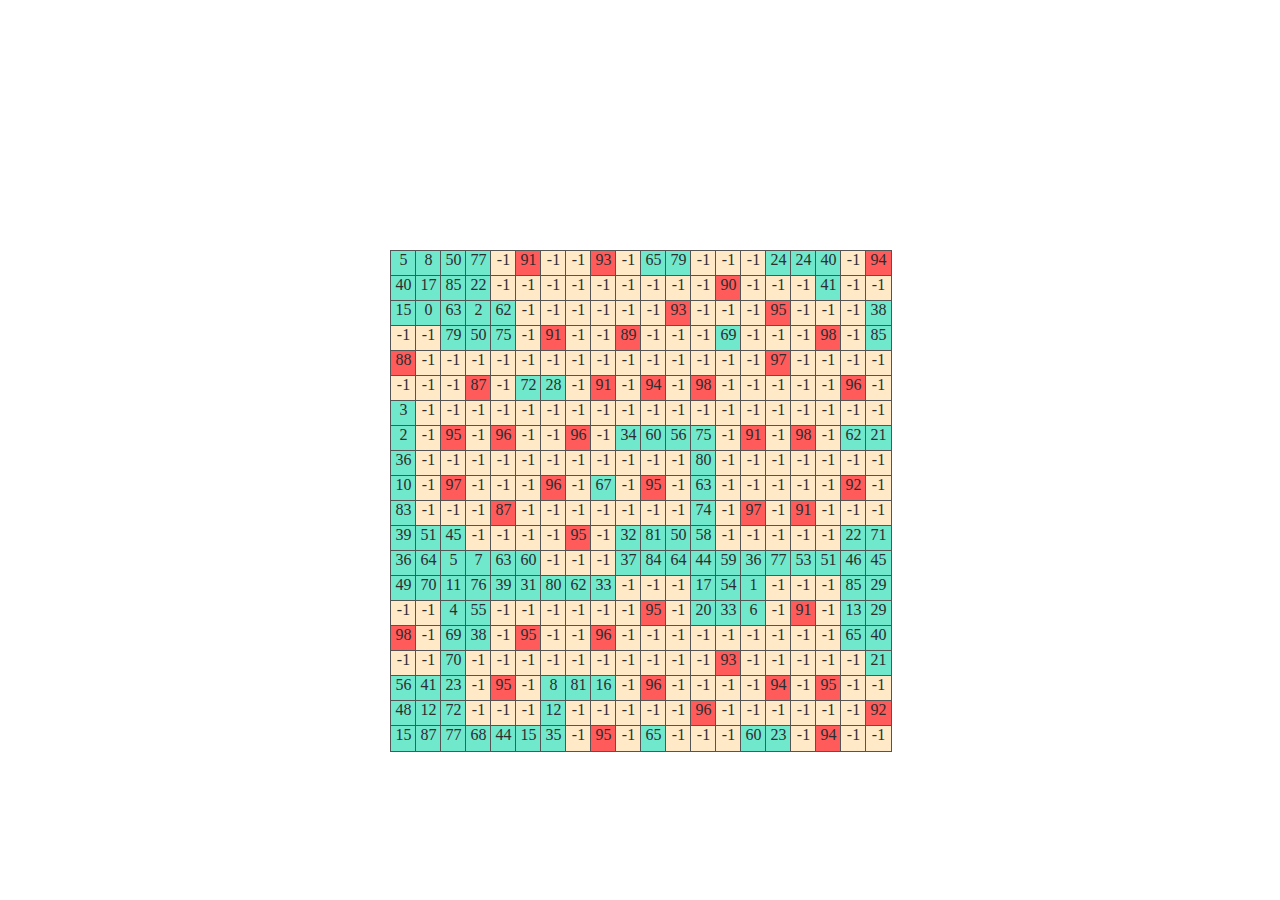
<file: tests/testAlgo.html>
<!DOCTYPE html>
<html>
    <head>
        <title>Geolocation and elevation test</title>
        <style type="text/css">
          html { height: 100% background-color:#FFFFFF;}
          body { height: 100%; margin: 0px; padding: 0px }
          #map_canvas { height: 100% }
          #status { color: #FF0000; position:fixed; top:15px; left:105px; z-index:200;}
		  div { position:absolute; }
		  .block { width:25px; height:25px; background-color:#70E8CB; border:1px solid #545454; color:#2D2D2F; text-align: center;}
		  .blockContainer {	width:500px; height:500px; left:50%; height:50%; margin-left: -250px; margin-top: 250px;}
        </style>

        <script id="shader-vs" type="x-shader/x-vertex">
            attribute vec3 aVertexPosition;
            attribute vec2 aTextureCoord;

            uniform mat4 uMVMatrix;
            uniform mat4 uPMatrix;

            varying vec2 vTextureCoord;

            void main(void) {
                gl_Position = uPMatrix * uMVMatrix * vec4(aVertexPosition, 1.0);
                vTextureCoord = aTextureCoord;
            }
        </script>

        <script id="shader-fs" type="x-shader/x-fragment">
            precision mediump float;

            varying vec2 vTextureCoord;

            uniform sampler2D uSampler0;

            void main(void) {
                gl_FragColor = texture2D(uSampler0, vec2(vTextureCoord.s, vTextureCoord.t));
            }
        </script>
		
        <script type="text/javascript" src="../js/libs/Stats.js"></script> 
        <script type="text/javascript" src="../js/libs/webgl-utils.js"></script> 
        <script type="text/javascript" src="../js/libs/glMatrix-0.9.5.min.js"></script> 
        <script type="text/javascript" src="../js/libs/webgl-debug.js"></script> 
        <script type="text/javascript" src="../js/bongiovi/SimpleCamera.js"></script> 
        <script type="text/javascript" src="../js/bongiovi/HoverCamera.js"></script> 
        <script type="text/javascript" src="../js/bongiovi/ProjectionPerspectiveMatrix.js"></script> 
        <script type="text/javascript" src="../js/bongiovi/GLModelShader.js"></script> 
        <script type="text/javascript" src="../js/bongiovi/GLModel.js"></script> 
        <script type="text/javascript" src="../js/bongiovi/GLTexture.js"></script> 
        <script type="text/javascript" src="../js/bongiovi/GLTextureFilter.js"></script> 
        <script type="text/javascript" src="../js/bongiovi/Scheduler.js"></script> 
		
		<script type="text/javascript" >
		
		var num = 20;
		var size = 25;
		var data = [];
		var blocks = [];
		var container;
		var mountains = [];
		scheduler = new Scheduler();
		var efIndex;

		function init() {
			console.log("Init");

			container = document.createElement("div");
			document.body.appendChild(container);
			container.className = "blockContainer";
			
			for ( var i=0; i<num; i++) {
				data[i] = [];
				blocks[i] = [];
			}
			
			for ( var j=0; j<num; j++) {
				for ( var i=0; i<num; i++) {
					var b = createBlock();
					b.style.top = j * size + "px";
					b.style.left = i * size + "px";
					var height = Math.floor(Math.random() * 100);
					data[i][j] = height
					blocks[i][j] = b
					b.innerHTML = height.toString();
				}
			}

			efIndex = scheduler.addEF(this, process);
			// document.addEventListener("click", process);
		}


		function process() {
			var top = 0;
			var tx, ty;

			for ( var j=0; j<num; j++) {
				for ( var i=0; i<num; i++) {
					if(data[i][j] > top) {
						top = data[i][j];
						tx = i;
						ty = j;
					}
				}
			}


			if(top == 0) {
				scheduler.removeEF(efIndex);
				container.style.opacity = .7;
				init3D();
				return false;	//	ALL FINISHED
			}

			for ( j=ty-1; j<=ty+1; j++) {
				for ( i=tx-1; i<=tx+1; i++) {
					try {
						blocks[i][j].style.backgroundColor = "#FFE9C7";
						blocks[i][j].innerHTML = "-1";
						data[i][j] = -1;
					} catch(e) {
						// console.log( "Block not exist : " + i + ":" + j );
					}
				}
			}

			blocks[tx][ty].style.backgroundColor = "#FF5B5B";
			blocks[tx][ty].innerHTML = top.toString();

			var o = {x:tx, y:ty, height:top};
			mountains.push(o);
			return true;
		}



		var texture;
		var model, shader, projection, camera;


		function init3D() {
			canvasGL = document.createElement("canvas");
            canvasGL.id = "canvasGL";
            canvasGL.width = window.innerWidth;
            canvasGL.height = window.innerHeight;
            canvasGL.style.position = "absolute";
            canvasGL.style.zIndex = "0";

            gl = canvasGL.getContext("experimental-webgl");
            gl.viewportWidth = window.innerWidth;
            gl.viewportHeight = window.innerHeight;
            document.body.appendChild(canvasGL);

            stats = new Stats();
            stats.domElement.style.position = 'absolute';
            stats.domElement.style.top = '0px';
            document.body.appendChild( stats.domElement );

            var img = new Image();
            img.onload = function(e) {
                texture = new GLTexture(gl, img);
                console.log( "Image Loaded : " + texture );
                create3DScene();
            }
            img.src = "images/whitebg.jpg";
		}


		function create3DScene() {
			console.log( "Texture Ready, create 3D scene" );

			if(model == undefined) model = new bongiovi.GLModel(gl, mountains.length * 4);

			for ( var i=0; i<mountains.length; i++) {
				var o = mountains[i];
				var tx = (o.x - num/2) * 200;
				var tz = -(o.y - num/2) * 200;
				var ty = 2 * o.height;

				this.model.updateVertex(i*4+0, tx-ty/2, 0, tz);
				this.model.updateVertex(i*4+1, tx-ty/2, -ty, tz);
				this.model.updateVertex(i*4+2, tx+ty/2, -ty, tz);
				this.model.updateVertex(i*4+3, tx+ty/2, 0, tz);

				this.model.updateTextCoord(i*4,   0, 0);
                this.model.updateTextCoord(i*4+1, 1, 0);
                this.model.updateTextCoord(i*4+2, 1, 1);
                this.model.updateTextCoord(i*4+3, 0, 1); 
			}


			shader = new bongiovi.GLModelShader(this.gl, "shader-vs", "shader-fs");
			model.setTexture(0, texture);
			model.generateBuffer();
			var W = canvasGL.width;
            var H = canvasGL.height;
            projection = new bongiovi.ProjectionPerspectiveMatrix();
			projection.perspective(45, W/H, .1, 10000);
            camera = new bongiovi.HoverCamera().init(2000);   

            scheduler.addEF(this, loop, []);
		}
		

		function loop() {
			// console.log( "Loop" );
			stats.update();

			gl.viewport(0, 0, gl.viewportWidth, gl.viewportHeight);
	        gl.clear(gl.COLOR_BUFFER_BIT | gl.DEPTH_BUFFER_BIT);

	        gl.enable(gl.BLEND);
	        gl.enable(gl.DEPTH_TEST);

	        var matrix = camera.update();
	        var invert = mat4.create(matrix);
	        mat4.inverse(invert)

	        var invertCamera = mat4.toInverseMat3(invert);
	        gl.blendFunc(gl.SRC_ALPHA, gl.ONE_MINUS_SRC_ALPHA);

	        model.render(shader, matrix, projection.matrix);
		}
		
		function createBlock() {
			var block = document.createElement("div");
			block.className = "block";
			container.appendChild(block);
			return block;
		}
		</script>
		
    </head>
        

    <body onload="init()">
    </body>
</html>
</file>
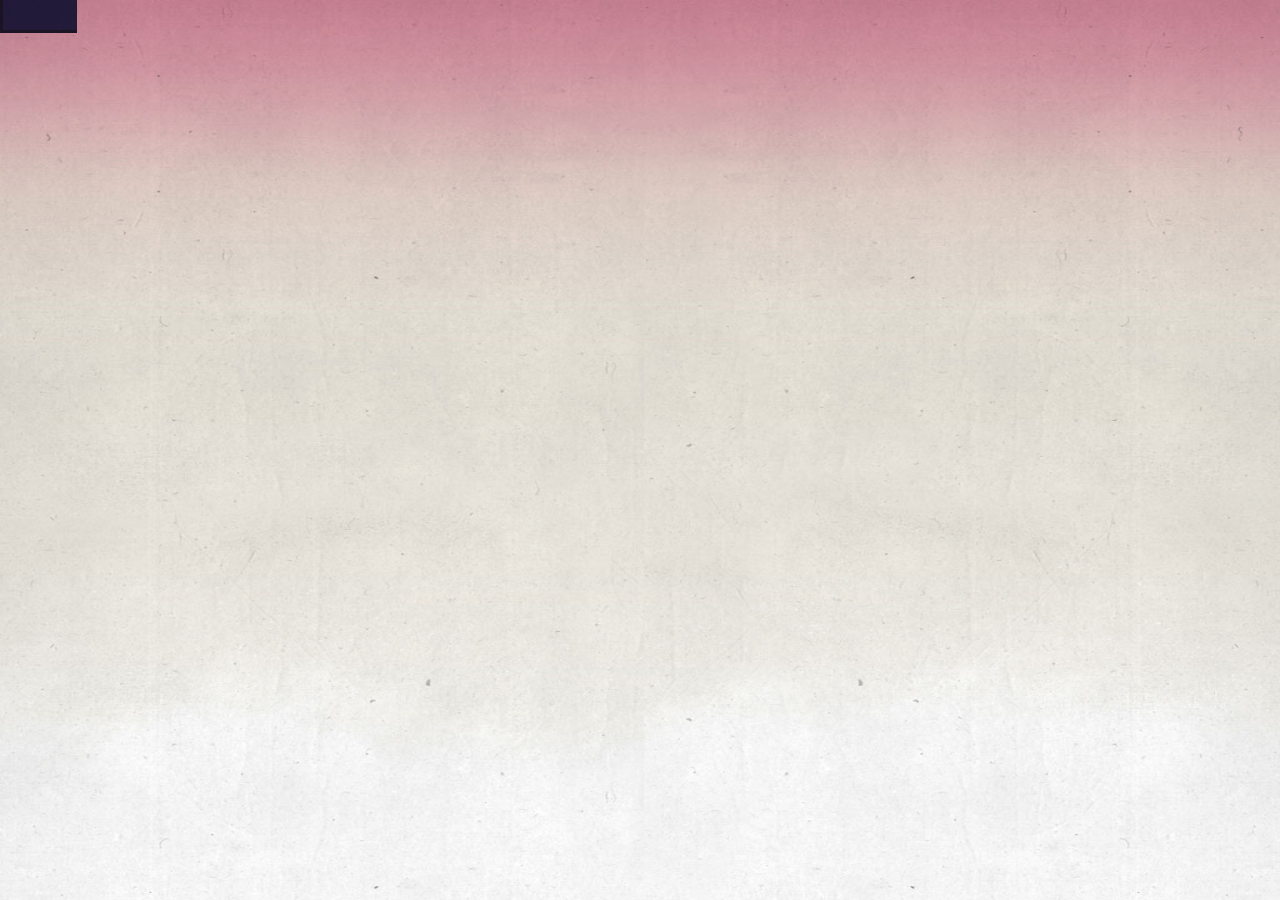
<file: tests/testBackground.html>
<!DOCTYPE html>
<html>
    <head>
        <title>Geolocation and elevation test</title>
        <style type="text/css">
          html { height: 100% background-color:#FFFFFF;}
          body { height: 100%; margin: 0px; padding: 0px }
          #map_canvas { height: 100% }
          #status { color: #FF0000; position:fixed; top:15px; left:105px; z-index:200;}
		  div { position:absolute; }
		  .block { width:30px; height:30px; background-color:#70E8CB; border:1px solid #545454; color:#2D2D2F; text-align: center;}
		  .blockContainer {	width:500px; height:500px; left:75%; height:50%; margin-left: -250px; margin-top: 250px;}
        </style>

        <script id="shader-vs" type="x-shader/x-vertex">
            attribute vec3 aVertexPosition;
            attribute vec2 aTextureCoord;

            uniform mat4 uMVMatrix;
            uniform mat4 uPMatrix;
            uniform float yoffset;

            varying vec2 vTextureCoord;

            void main(void) {
                gl_Position = uPMatrix * uMVMatrix * vec4(aVertexPosition, 1.0);
                vec2 texCoord = aTextureCoord;
                texCoord.y += yoffset;
                vTextureCoord = texCoord;
            }
        </script>

        <script id="shader-vs-facefront" type="x-shader/x-vertex">
            attribute vec3 aVertexPosition;
            attribute vec2 aTextureCoord;
            attribute vec2 sizeOffset;

            uniform mat4 uMVMatrix;
            uniform mat4 uPMatrix;
            uniform mat3 invertCamera;

            varying vec2 vTextureCoord;
            varying vec3 vVertexCoord;
            varying vec3 vOutputCoord;

            void main(void) {
                vec3 size = vec3(sizeOffset, 0.0);
                vec3 adjustSize = size * invertCamera;
                vec3 pos = aVertexPosition + adjustSize;
                vec4 finalPos = uPMatrix * uMVMatrix * vec4(pos, 1.0);
                gl_Position = finalPos;
                vTextureCoord = aTextureCoord;
                vVertexCoord = finalPos.xyz;
            }
        </script>

        <script id="shader-fs" type="x-shader/x-fragment">
            precision mediump float;

            varying vec2 vTextureCoord;

            uniform sampler2D uSampler0;

            void main(void) {
                gl_FragColor = texture2D(uSampler0, vec2(vTextureCoord.s, vTextureCoord.t));
            }
        </script>
		
        <script type="text/javascript" src="../js/libs/Stats.js"></script> 
        <script type="text/javascript" src="../js/libs/webgl-utils.js"></script> 
        <script type="text/javascript" src="../js/libs/glMatrix-0.9.5.min.js"></script> 
        <script type="text/javascript" src="../js/libs/webgl-debug.js"></script> 
        <script type="text/javascript" src="../js/bongiovi/SimpleCamera.js"></script> 
        <script type="text/javascript" src="../js/bongiovi/HoverCamera.js"></script> 
        <script type="text/javascript" src="../js/bongiovi/ProjectionPerspectiveMatrix.js"></script> 
        <script type="text/javascript" src="../js/bongiovi/GLModelShader.js"></script> 
        <script type="text/javascript" src="../js/bongiovi/GLModel.js"></script> 
        <script type="text/javascript" src="../js/bongiovi/GLTexture.js"></script> 
        <script type="text/javascript" src="../js/bongiovi/GLTextureFilter.js"></script> 
        <script type="text/javascript" src="../js/bongiovi/Scheduler.js"></script> 
        <script type="text/javascript" src="http://maps.google.com/maps/api/js?libraries=geometry&sensor=false&language=en"></script>
		
		<script type="text/javascript" >


        var scheduler = new Scheduler();
        var canvasGL, gl, stats, texture;
        var model, shader, mtx;
        var mousey = window.innerHeight/2;

		function init() {
            console.log( "init" );

            canvasGL = document.createElement("canvas");
            canvasGL.id = "canvasGL";
            canvasGL.width = window.innerWidth;
            canvasGL.height = window.innerHeight;
            canvasGL.style.position = "absolute";

            gl = canvasGL.getContext("experimental-webgl");
            gl.viewportWidth = window.innerWidth;
            gl.viewportHeight = window.innerHeight;
            document.body.appendChild(canvasGL);

            stats = new Stats();
            stats.domElement.style.position = 'absolute';
            stats.domElement.style.top = '0px';
            document.body.appendChild( stats.domElement );

            var img = new Image();
            img.onload = function(e) {
                texture = new GLTexture(gl, img);
                create3DScene();
            }
            img.src = "images/giantBG.jpg";

            document.addEventListener("mousemove", _onMouseMove, false);
		}


        function _onMouseMove(e) {
            mousey = e.clientY;
            // console.log( "Mouse Y : " + mousey );
        }


        function create3DScene() {
            model = new bongiovi.GLModel(gl, 4);
            model.updateVertex(0, -1, -1, 0);
            model.updateVertex(1,  1, -1, 0);
            model.updateVertex(2,  1,  1, 0);
            model.updateVertex(3, -1,  1, 0);

            model.updateTextCoord(0, 0, .25);
            model.updateTextCoord(1, 1, .25);
            model.updateTextCoord(2, 1, .75);
            model.updateTextCoord(3, 0, .75); 

            shader = new bongiovi.GLModelShader(gl, "shader-vs", "shader-fs");
            model.setTexture(0, texture);
            model.generateBuffer();

            mtx = mat4.create();
            mat4.identity(mtx);
            scheduler.addEF(this, this.render, []);
        }


        function render() {
            stats.update();

            gl.viewport(0, 0, gl.viewportWidth, gl.viewportHeight);
            gl.clear(gl.COLOR_BUFFER_BIT | gl.DEPTH_BUFFER_BIT);
            gl.enable(gl.BLEND);
            gl.blendFunc(gl.SRC_ALPHA, gl.ONE_MINUS_SRC_ALPHA);

            var yoffset = -(mousey / window.innerHeight - .5) * .5;
            shader.setParameter("yoffset", "uniform1f", yoffset);

            model.render(shader, mtx, mtx);
        }
		</script>
		
    </head>
        

    <body onload="init()">
    	<div id="map_canvas" style="width:50%; height:100%; z-index:1; position:absolute;"></div>
    </body>
</html>
</file>
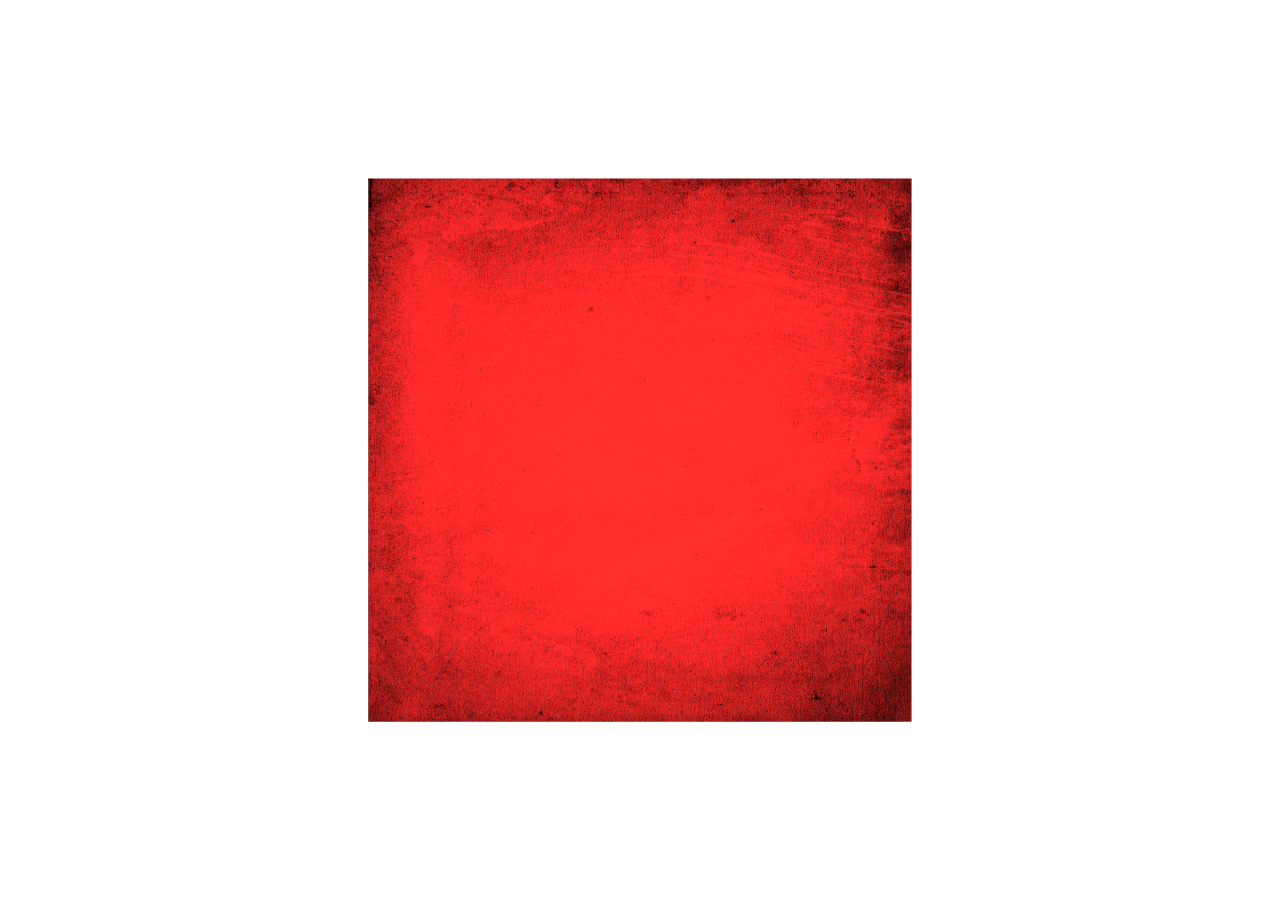
<file: tests/testLight.html>
<!DOCTYPE html>
<html>
    <head>
        <title>Geolocation and elevation test</title>
        <style type="text/css">
          html { height: 100% }
          body { height: 100%; margin: 0px; padding: 0px }
          #map_canvas { height: 100% }
          #status { color: #FF0000; position:fixed; top:15px; left:105px; z-index:200;}
        </style>
		
        <script type="text/javascript" src="../js/libs/Stats.js"></script> 
        <script type="text/javascript" src="../js/libs/webgl-utils.js"></script> 
        <script type="text/javascript" src="../js/libs/glMatrix-0.9.5.min.js"></script> 
        <script type="text/javascript" src="../js/libs/webgl-debug.js"></script> 
        <script type="text/javascript" src="../js/bongiovi/SimpleCamera.js"></script> 
        <script type="text/javascript" src="../js/bongiovi/HoverCamera.js"></script> 
        <script type="text/javascript" src="../js/bongiovi/ProjectionPerspectiveMatrix.js"></script> 
        <script type="text/javascript" src="../js/bongiovi/GLModelShader.js"></script> 
        <script type="text/javascript" src="../js/bongiovi/GLModel.js"></script> 
        <script type="text/javascript" src="../js/bongiovi/GLTexture.js"></script> 
        <script type="text/javascript" src="../js/bongiovi/GLTextureFilter.js"></script> 
        <script type="text/javascript" src="http://maps.google.com/maps/api/js?libraries=geometry&sensor=false&language=en"></script>


        <script id="shader-vs" type="x-shader/x-vertex">
            attribute vec3 aVertexPosition;
            attribute vec3 aVertexNormal;
            attribute vec2 aTextureCoord;

            uniform mat4 uMVMatrix;
            uniform mat4 uPMatrix;
            uniform mat3 uNMatrix;

            uniform vec3 uAmbientColor;

            uniform vec3 uLightingDirection;
            uniform vec3 uDirectionalColor;

            varying vec2 vTextureCoord;
            varying vec3 vLightWeighting;

            void main(void) {
                gl_Position = uPMatrix * uMVMatrix * vec4(aVertexPosition, 1.0);
                vTextureCoord = aTextureCoord;

                vec3 transformedNormal = uNMatrix * aVertexNormal;
                float directionalLightWeighting = max(dot(transformedNormal, uLightingDirection), 0.0);
                vLightWeighting = uAmbientColor + uDirectionalColor * directionalLightWeighting;
            }
        </script>

        <script id="shader-fs" type="x-shader/x-fragment">
            precision mediump float;

            varying vec2 vTextureCoord;
            varying vec3 vLightWeighting;

            uniform sampler2D uSampler0;


            void main(void) {
                vec4 textureColor = texture2D(uSampler0, vec2(vTextureCoord.s, vTextureCoord.t));
                gl_FragColor = vec4(textureColor.rgb * vLightWeighting, textureColor.a);
            }
        </script>


        <script>
            window.requestAnimFrame = (function(){
                return  window.requestAnimationFrame       || 
                window.webkitRequestAnimationFrame || 
                window.mozRequestAnimationFrame    || 
                window.oRequestAnimationFrame      || 
                window.msRequestAnimationFrame     || 
                function( callback ){
                window.setTimeout(callback, 1000 / 60);
                };
            })();

            function init() {
                console.log( "Init " );
                img = new Image();
                img.onload = function(e) {  _onImageLoaded();   }
                img.src = "images/whitebg.jpg";
            }


            function _onImageLoaded(e) {
                canvasGL = document.createElement("canvas");
                canvasGL.id = "canvasGL";
                canvasGL.width = window.innerWidth;
                canvasGL.height = window.innerHeight;
                canvasGL.style.position = "absolute";
                canvasGL.style.zIndex = "0";

                gl = canvasGL.getContext("experimental-webgl");
                gl.viewportWidth = window.innerWidth;
                gl.viewportHeight = window.innerHeight;
                document.body.appendChild(canvasGL);

                texture = new GLTexture(gl, img);

                model = new bongiovi.GLModel(gl, 24);
                shader = new bongiovi.GLModelShader(this.gl, "shader-vs", "shader-fs");
                shader.setParameter("uAmbientColor", "uniform3fv", [.2, .2, .2]);
                shader.setParameter("uDirectionalColor", "uniform3fv", [1, 0, 0]);

                // gl.uniformMatrix3fv(shaderProgram.nMatrixUniform, false, normalMatrix);

                model.setTexture(0, texture);
                model.setAttribute(0, "aVertexNormal", 3);

                var size = 100;
                model.updateVertex(0, -size, -size, size);
                model.updateVertex(1,  size, -size, size);
                model.updateVertex(2,  size,  size, size);
                model.updateVertex(3, -size,  size, size);

                model.updateVertex(4, -size, -size, -size);
                model.updateVertex(5, -size,  size, -size);
                model.updateVertex(6,  size,  size, -size);
                model.updateVertex(7,  size, -size, -size);

                model.updateVertex(8, -size,  size, -size);
                model.updateVertex(9, -size,  size,  size);
                model.updateVertex(10,  size,  size,  size);
                model.updateVertex(11,  size,  size, -size);

                model.updateVertex(12, -size, -size, -size);
                model.updateVertex(13,  size, -size, -size);
                model.updateVertex(14,  size, -size,  size);
                model.updateVertex(15, -size, -size,  size);

                model.updateVertex(16,  size, -size, -size);
                model.updateVertex(17,  size,  size, -size);
                model.updateVertex(18,  size,  size,  size);
                model.updateVertex(19,  size, -size,  size);

                model.updateVertex(20, -size, -size, -size);
                model.updateVertex(21, -size, -size,  size);
                model.updateVertex(22, -size,  size,  size);
                model.updateVertex(23, -size,  size, -size);


                model.updateTextCoord(0, 0, 0);
                model.updateTextCoord(1, 1, 0);
                model.updateTextCoord(2, 1, 1);
                model.updateTextCoord(3, 0, 1);

                model.updateTextCoord(4, 0, 0);
                model.updateTextCoord(5, 1, 0);
                model.updateTextCoord(6, 1, 1);
                model.updateTextCoord(7, 0, 1);

                model.updateTextCoord(8, 0, 0);
                model.updateTextCoord(9, 1, 0);
                model.updateTextCoord(10, 1, 1);
                model.updateTextCoord(11, 0, 1);

                model.updateTextCoord(12, 0, 0);
                model.updateTextCoord(13, 1, 0);
                model.updateTextCoord(14, 1, 1);
                model.updateTextCoord(15, 0, 1);

                model.updateTextCoord(16, 0, 0);
                model.updateTextCoord(17, 1, 0);
                model.updateTextCoord(18, 1, 1);
                model.updateTextCoord(19, 0, 1);

                model.updateTextCoord(20, 0, 0);
                model.updateTextCoord(21, 1, 0);
                model.updateTextCoord(22, 1, 1);
                model.updateTextCoord(23, 0, 1);


                this.model.updateAttribute(0, 0,   [0, 0, 1]);
                this.model.updateAttribute(0, 1,   [0, 0, 1]);
                this.model.updateAttribute(0, 2,   [0, 0, 1]);
                this.model.updateAttribute(0, 3,   [0, 0, 1]);

                this.model.updateAttribute(0, 4,   [0, 0, -1]);
                this.model.updateAttribute(0, 5,   [0, 0, -1]);
                this.model.updateAttribute(0, 6,   [0, 0, -1]);
                this.model.updateAttribute(0, 7,   [0, 0, -1]);

                this.model.updateAttribute(0, 8,   [0, 1, 0]);
                this.model.updateAttribute(0, 9,   [0, 1, 0]);
                this.model.updateAttribute(0, 10,   [0, 1, 0]);
                this.model.updateAttribute(0, 11,   [0, 1, 0]);

                this.model.updateAttribute(0, 12,   [0, -1, 0]);
                this.model.updateAttribute(0, 13,   [0, -1, 0]);
                this.model.updateAttribute(0, 14,   [0, -1, 0]);
                this.model.updateAttribute(0, 15,   [0, -1, 0]);

                this.model.updateAttribute(0, 16,   [1, 0, 0]);
                this.model.updateAttribute(0, 17,   [1, 0, 0]);
                this.model.updateAttribute(0, 18,   [1, 0, 0]);
                this.model.updateAttribute(0, 19,   [1, 0, 0]);

                this.model.updateAttribute(0, 20,   [-1, 0, 0]);
                this.model.updateAttribute(0, 21,   [-1, 0, 0]);
                this.model.updateAttribute(0, 22,   [-1, 0, 0]);
                this.model.updateAttribute(0, 23,   [-1, 0, 0]);

                model.generateBuffer();

                var W = canvasGL.width;
                var H = canvasGL.height;
                projection = new bongiovi.ProjectionPerspectiveMatrix();
                projection.perspective(45, W/H, .1, 1000);
                camera = new bongiovi.HoverCamera().init(500);

                loop();
            }


            function loop() {
                requestAnimFrame(loop);
                render();
            }


            function render() {
                gl.viewport(0, 0, gl.viewportWidth, gl.viewportHeight);
                gl.clear(gl.COLOR_BUFFER_BIT | gl.DEPTH_BUFFER_BIT);
                gl.enable(gl.BLEND);
                gl.enable(gl.DEPTH_TEST);

                gl.blendFunc(gl.SRC_ALPHA, gl.ONE_MINUS_SRC_ALPHA);

                var lightingDirection = [0, 0, -1];
                var adjustedLD = vec3.create();
                vec3.normalize(lightingDirection, adjustedLD);
                vec3.scale(adjustedLD, -1);

                var normalMatrix = mat3.create();
                mat4.toInverseMat3(camera.update(), normalMatrix);
                mat3.transpose(normalMatrix);
                shader.setParameter("uNMatrix", "uniformMatrix3fv", normalMatrix);

                shader.setParameter("uLightingDirection", "uniform3fv", adjustedLD);


                model.render(shader, camera.update(), projection.matrix);
            }
        </script>
    
    </head>
        

    <body onload="init()">
        <!-- <div id="map_canvas" style="width:50%; height:100%; z-index:1; position:absolute;"></div> -->
    </body>
</html>
</file>
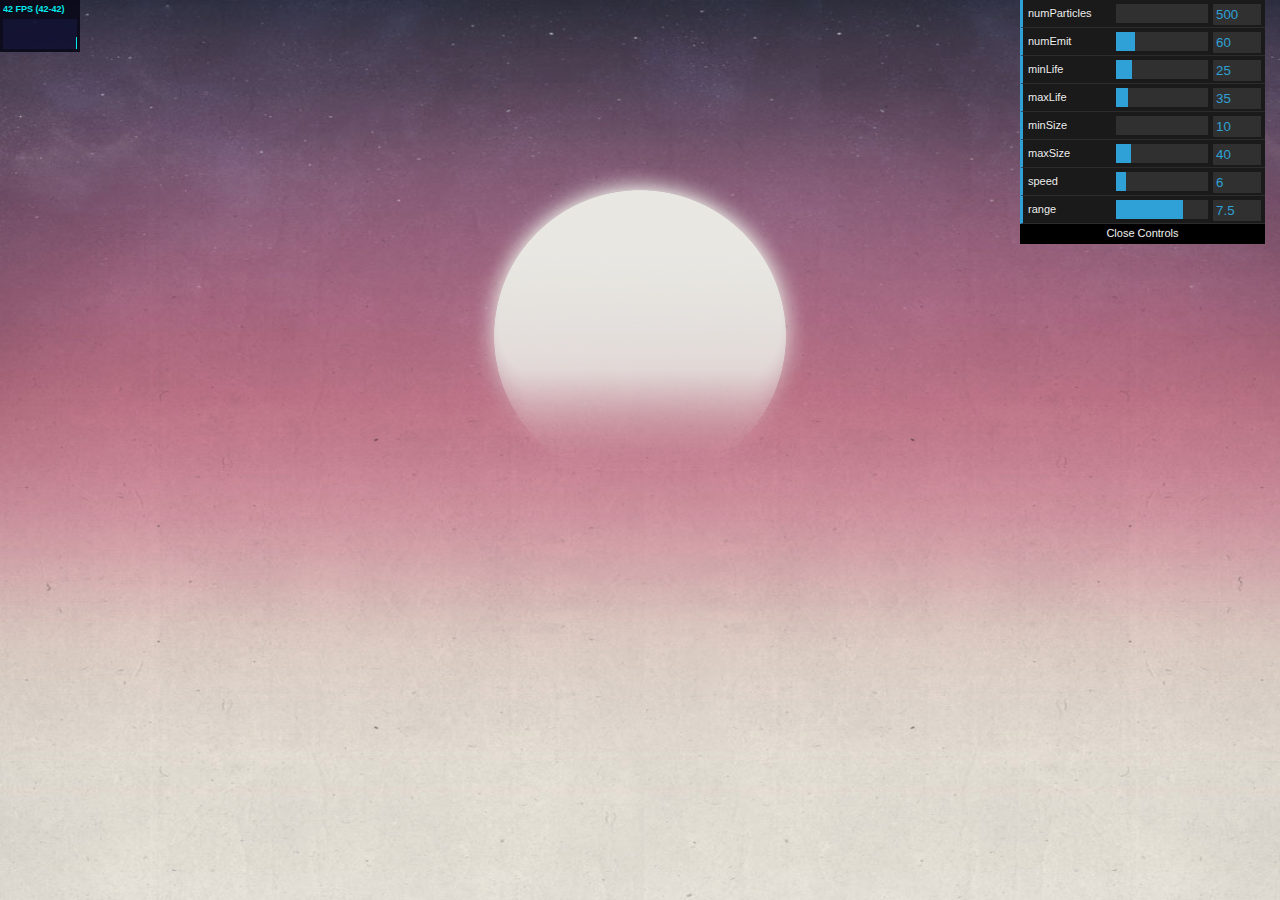
<file: tests/LeapTest/leap.html>
<!DOCTYPE html>
<html>
    <head>
        <title>Particle Test</title>
        <link rel="stylesheet" type="text/css" href="css/combine0.css" />
        <style type="text/css">
          html { height: 100% background-color:#FFFFFF;}
          body { height: 100%; margin: 0px; padding: 0px }
          #map_canvas { height: 100% }
          #status { color: #FF0000; position:fixed; top:15px; left:105px; z-index:200;}
        </style>


        <script id="shader-vs-bg" type="x-shader/x-vertex">
            attribute vec3 aVertexPosition;
            attribute vec2 aTextureCoord;

            uniform mat4 uMVMatrix;
            uniform mat4 uPMatrix;
            uniform float yoffset;

            varying vec2 vTextureCoord;

            void main(void) {
                gl_Position = uPMatrix * uMVMatrix * vec4(aVertexPosition, 1.0);
                vec2 texCoord = aTextureCoord;
                texCoord.y += yoffset;
                vTextureCoord = texCoord;
            }
        </script>

        <script id="shader-vs-particle" type="x-shader/x-vertex">
            attribute vec3 aVertexPosition;
            attribute vec2 aTextureCoord;
            attribute vec2 sizeOffset;
            attribute vec4 rotations;

            uniform mat4 uMVMatrix;
            uniform mat4 uPMatrix;
            uniform mat3 invertCamera;

            varying vec2 vTextureCoord;
            varying vec3 vVertexCoord;
            varying vec3 vOutputCoord;
            varying float life;

            vec3 rotateX(vec3 pos, float alpha) {
                mat4 trans= mat4(   1.0, 0.0, 0.0, 0.0, 
                                    0.0, cos(alpha), -sin(alpha), 0.0, 
                                    0.0, sin(alpha), cos(alpha), 0.0, 
                                    0.0, 0.0, 0.0, 1.0);
                return vec3(trans * vec4(pos, 1.0));
            }

            vec3 rotateY(vec3 pos, float alpha) {
                mat4 trans= mat4(   cos(alpha), 0.0, sin(alpha), 0.0, 
                                    0.0, 1.0, 0.0, 0.0, 
                                    -sin(alpha), 0.0, cos(alpha), 0.0, 
                                    0.0, 0.0, 0.0, 1.0);
                return vec3(trans * vec4(pos, 1.0));
            }

            vec3 rotateZ(vec3 pos, float alpha) {
                mat4 trans= mat4(   cos(alpha), -sin(alpha), 0.0, 0.0, 
                                    sin(alpha), cos(alpha), 0.0, 0.0, 
                                    0.0, 0.0, 1.0, 0.0, 
                                    0.0, 0.0, 0.0, 1.0);
                return vec3(trans * vec4(pos, 1.0));
            }

            void main(void) {
                vec3 size = vec3(sizeOffset, 0.0);
                size = rotateX(size, rotations.x);
                size = rotateY(size, rotations.y);
                size = rotateZ(size, rotations.z);

                vec3 adjustSize = size;
                vec3 pos = aVertexPosition + adjustSize;
                vec4 finalPos = uPMatrix * uMVMatrix * vec4(pos, 1.0);
                gl_Position = finalPos;
                vTextureCoord = aTextureCoord;
                vVertexCoord = finalPos.xyz;
                life = rotations.w;
            }
        </script>

        <script id="shader-fs-particle" type="x-shader/x-fragment">
            precision mediump float;

            varying vec2 vTextureCoord;
            varying vec3 vOutputCoord;
            varying float life;


            uniform sampler2D uSampler0;

            void main(void) {
                float PI2 = 1.5707963;
                vec4 color = texture2D(uSampler0, vec2(vTextureCoord.s, vTextureCoord.t));
                color.a *= sin(life * PI2);
                gl_FragColor = color;
            }
        </script>

        <script id="shader-fs" type="x-shader/x-fragment">
            precision mediump float;

            varying vec2 vTextureCoord;
            varying vec3 vOutputCoord;

            uniform sampler2D uSampler0;

            void main(void) {
                vec4 color = texture2D(uSampler0, vec2(vTextureCoord.s, vTextureCoord.t));
                gl_FragColor = color;
            }
        </script>

        <script id="shader-fs-dof" type="x-shader/x-fragment">
            precision mediump float;

            varying vec2 vTextureCoord;
            varying vec3 vOutputCoord;

            uniform sampler2D uSampler0;

            void main(void) {
                vec4 color = texture2D(uSampler0, vec2(vTextureCoord.s, vTextureCoord.t));
                color.a *= cos( (abs(vOutputCoord.z - 1400.0)) / 500.0 * 3.14 * .5);
                gl_FragColor = color;
            }
        </script>

        <script id="shader-fs-cutting" type="x-shader/x-fragment">
            precision mediump float;

            varying vec2 vTextureCoord;

            uniform sampler2D uSampler0;
            uniform sampler2D uSampler1;
            uniform float saturation;

            void main(void) {
                vec4 org = texture2D(uSampler0, vec2(vTextureCoord.s, vTextureCoord.t));
                vec4 color = texture2D(uSampler1, vec2(vTextureCoord.s, vTextureCoord.t));
                color.a = org.a;
				color.rgb = color.rgb*org.rgb + org.rgb * .5;
				color.rgb *= 1.2;
				float avg = (color.r + color.g + color.b) / 3.0;
				color.r = color.r * saturation + avg * (1.0 - saturation);
				color.g = color.g * saturation + avg * (1.0 - saturation);
				color.b = color.b * saturation + avg * (1.0 - saturation);
                gl_FragColor = color;
            }
        </script>
		
        <script type="text/javascript" src="js/libs/leapjs-master/leap.js"></script>
        <script type="text/javascript" src="js/libs/pxloader/PxLoader.js"></script>
        <script type="text/javascript" src="js/libs/pxloader/PxLoaderImage.js"></script>
        <script type="text/javascript" src="js/libs/Stats.js"></script> 
        <script type="text/javascript" src="js/libs/webgl-utils.js"></script> 
        <script type="text/javascript" src="js/libs/glMatrix-0.9.5.min.js"></script> 
        <script type="text/javascript" src="js/libs/webgl-debug.js"></script> 
        <script type="text/javascript" src="js/libs/dat.gui.min.js"></script> 
        <script type="text/javascript" src="js/libs/buffer-loader.js"></script> 
        <script type="text/javascript" src="js/bongiovi/SimpleCamera.js"></script> 
        <script type="text/javascript" src="js/bongiovi/HoverCamera.js"></script> 
        <script type="text/javascript" src="js/bongiovi/ProjectionPerspectiveMatrix.js"></script> 
        <script type="text/javascript" src="js/bongiovi/GLModelShader.js"></script> 
        <script type="text/javascript" src="js/bongiovi/GLModel.js"></script> 
        <script type="text/javascript" src="js/bongiovi/GLTexture.js"></script> 
        <script type="text/javascript" src="js/bongiovi/GLTextureFilter.js"></script> 
        <script type="text/javascript" src="js/bongiovi/Scheduler.js"></script> 

        <script type="text/javascript" src="js/Particle.js"></script> 
        <script type="text/javascript" src="js/View.js"></script> 
        <script type="text/javascript" src="js/ViewBg.js"></script> 
        <script type="text/javascript" src="js/ViewParticles.js"></script> 
        <script type="text/javascript" src="js/ViewSun.js"></script> 
        <script type="text/javascript" src="js/IndexLeap.js"></script> 


		<script type="text/javascript" >
        var scheduler = new Scheduler();
        var canvasGL, gl, stats, textureBG, textureSUN, textureMountain;
        var imgLoadedCount = 0;
        var test;
		var scale = 1;
        W = window.innerWidth * scale;
        H = window.innerHeight;

		function init() {
            canvasGL = document.createElement("canvas");
            canvasGL.id = "canvasGL";
            canvasGL.width = window.innerWidth * scale;
            canvasGL.height = window.innerHeight;
            canvasGL.style.position = "absolute";

            gl = canvasGL.getContext("experimental-webgl", {premultipliedAlpha:true});
            gl.viewportWidth = window.innerWidth * scale;
            gl.viewportHeight = window.innerHeight;
            document.body.appendChild(canvasGL);

            stats = new Stats();
            stats.domElement.style.position = 'absolute';
            stats.domElement.style.top = '0px';
            document.body.appendChild( stats.domElement );
            scheduler.addEF(stats, stats.update, []);

            test = new Index(gl).init();
        }


		</script>
		
    </head>
        

    <body onload="init()">
    	<div id="map_canvas" style="width:50%; height:100%; z-index:1; position:absolute;"></div>
    </body>
</html>
</file>
<file: polygon/css/style.css>
* {
    -webkit-touch-callout: none;                /* prevent callout to copy image, etc when tap to hold */
    -webkit-text-size-adjust: none;             /* prevent webkit from resizing text to fit */
    -webkit-tap-highlight-color: rgba(0,0,0,0); /* make transparent link selection, adjust last value opacity 0 to 1.0 */
    -webkit-user-select: none;                  /* prevent copy paste, to allow, change 'none' to 'text' */
}

html, body {
	width: 100%;
	height: 100%;
	margin: 0px;
	background: #000000;
}

canvas {
	position: absolute;
	left: 0px;
	top: 0px;
}


#info {
	position: absolute;
	top: 25px; 
	width: 99%;
	color: #121212;
	padding: 5px;
	font-family: Monospace;
	font-size: 14px;
	text-align: center;
	z-index:100;
}

#img_bertrand {
	top : 75px;
	left : 75px;
	z-index: 100;
	position: absolute;
}
</file>
<file: tests/CombineTest0/css/combine0.css>
html, body {
	width: 100%;
	height: 100%;
	margin: 0px;
	background: #000000;
}



.debug {
	background: #000000;
	width: 130px;
	height: 20px;
	color: #FFFFFF;
	top:50px;
	position: absolute;
	font-size:12px;
	font-family:verdana;
	padding-top: 8px;
	/*padding-left: 20px;*/
	text-align: center;
}


.timbre {
	position: absolute;
	z-index: 99;
	transform: scale(.5);
	-ms-transform: scale(.5); /* IE 9 */
	-webkit-transform: scale(.5); /* Safari and Chrome */
	-o-transform: scale(.5); /* Opera */
	-moz-transform: scale(.5); /* Firefox */
}
</file>
<file: tests/LeapTest/css/combine0.css>
html, body {
	width: 100%;
	height: 100%;
	margin: 0px;
	background: #000000;
}



.debug {
	background: #000000;
	width: 130px;
	height: 20px;
	color: #FFFFFF;
	top:50px;
	position: absolute;
	font-size:12px;
	font-family:verdana;
	padding-top: 8px;
	/*padding-left: 20px;*/
	text-align: center;
}


.timbre {
	position: absolute;
	z-index: 99;
	transform: scale(.5);
	-ms-transform: scale(.5); /* IE 9 */
	-webkit-transform: scale(.5); /* Safari and Chrome */
	-o-transform: scale(.5); /* Opera */
	-moz-transform: scale(.5); /* Firefox */
}
</file>
<file: tests/ParticleTest/css/combine0.css>
html, body {
	width: 100%;
	height: 100%;
	margin: 0px;
	background: #000000;
}



.debug {
	background: #000000;
	width: 130px;
	height: 20px;
	color: #FFFFFF;
	top:50px;
	position: absolute;
	font-size:12px;
	font-family:verdana;
	padding-top: 8px;
	/*padding-left: 20px;*/
	text-align: center;
}


.timbre {
	position: absolute;
	z-index: 99;
	transform: scale(.5);
	-ms-transform: scale(.5); /* IE 9 */
	-webkit-transform: scale(.5); /* Safari and Chrome */
	-o-transform: scale(.5); /* Opera */
	-moz-transform: scale(.5); /* Firefox */
}
</file>
